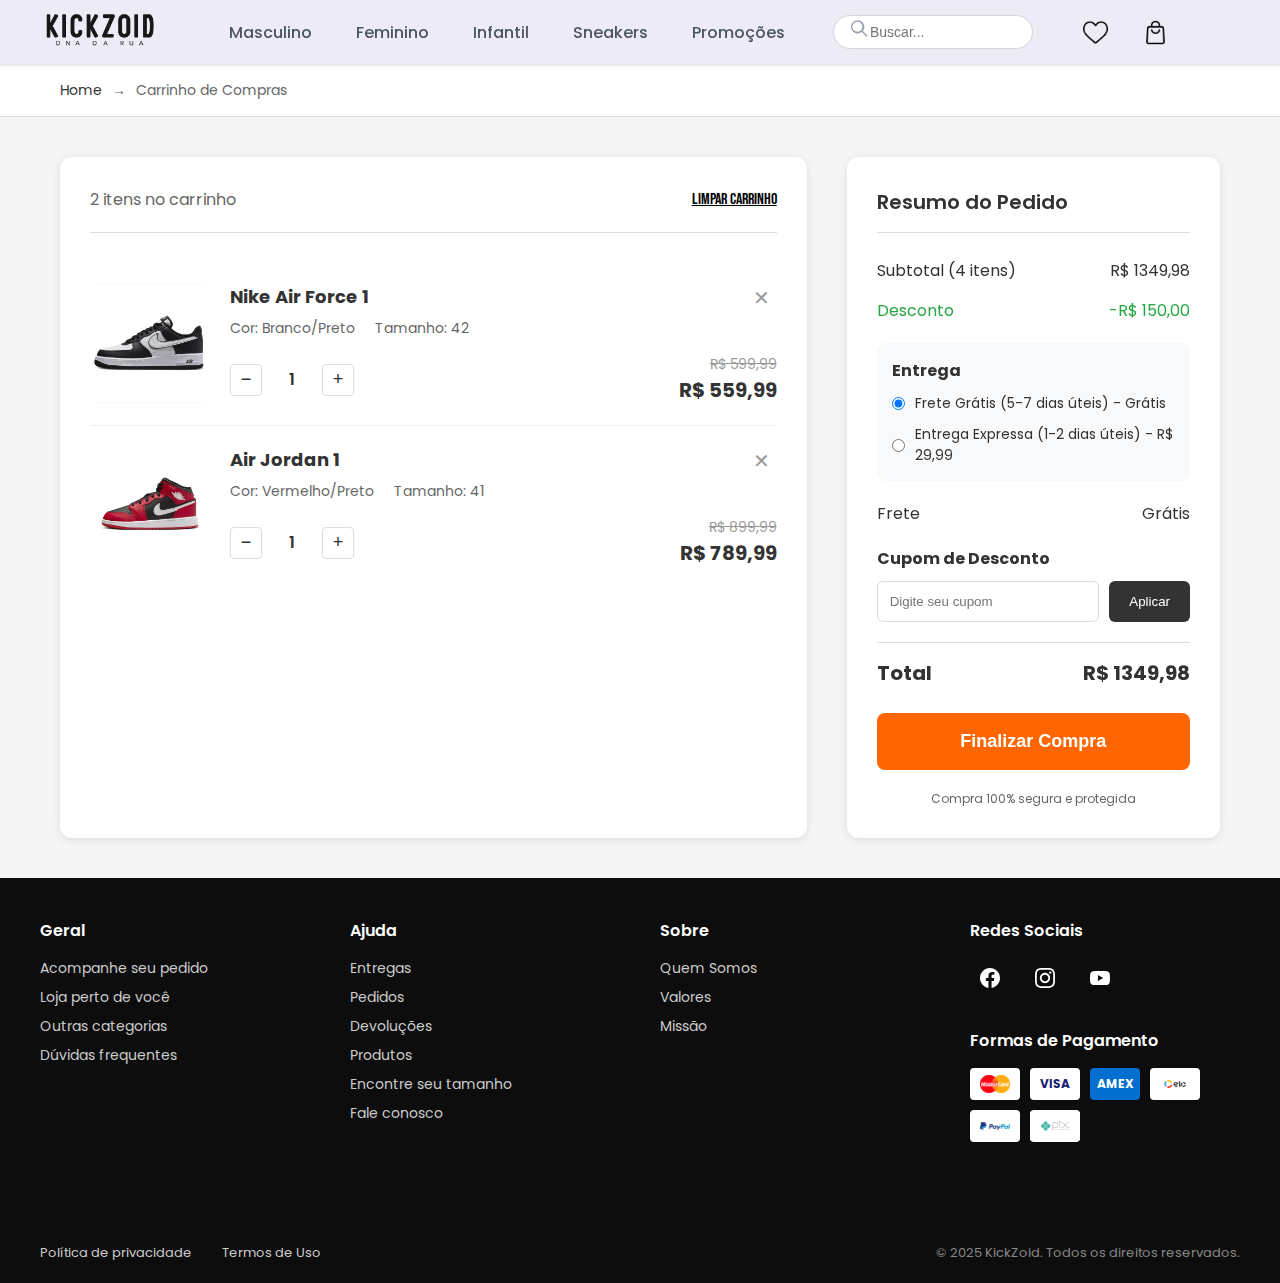
<file: carrinho.html>
<!DOCTYPE html>
<html lang="pt-br">
  <head>
    <meta charset="UTF-8" />
    <meta name="viewport" content="width=device-width, initial-scale=1.0" />
    <link rel="preconnect" href="https://fonts.googleapis.com" />
    <link rel="preconnect" href="https://fonts.gstatic.com" crossorigin />
    <link href="https://fonts.googleapis.com/css2?family=Poppins:wght@400;700&family=Bebas+Neue&display=swap" rel="stylesheet" />
    <link rel="stylesheet" href="Styles/style.css" />
    <title>Carrinho - Kickzoid</title>
     <style>
        * {
            margin: 0;
            padding: 0;
            box-sizing: border-box;
        }

        :root {
            --primary-color: #ff6600;
            --text-color: #333;
            --light-gray: #f5f5f5;
            --border-color: #ddd;
            --success-color: #28a745;
            --danger-color: #dc3545;
        }

        body {
            background-color: var(--light-gray);
            color: var(--text-color);
        }

        /* Header */
        .promo-bar {
            background-color: #333;
            color: white;
            padding: 8px 0;
            text-align: center;
            font-size: 12px;
        }

        .header {
            background: white;
            padding: 15px 20px;
            border-bottom: 1px solid var(--border-color);
        }

        .header-content {
            max-width: 1200px;
            margin: 0 auto;
            display: flex;
            justify-content: space-between;
            align-items: center;
        }

        .logo {
            font-size: 24px;
            font-weight: bold;
            color: var(--text-color);
            text-decoration: none;
        }

        .nav-menu {
            display: flex;
            gap: 30px;
            list-style: none;
        }

        .nav-menu a {
            color: var(--text-color);
            text-decoration: none;
            font-weight: 500;
        }

        .header-actions {
            display: flex;
            align-items: center;
            gap: 20px;
        }

        .search-box {
            display: flex;
            align-items: center;
            background: var(--light-gray);
            border-radius: 20px;
            padding: 8px 15px;
            min-width: 200px;
        }

        .search-box input {
            border: none;
            background: transparent;
            outline: none;
            flex: 1;
        }

        .icon {
            cursor: pointer;
            font-size: 20px;
        }

        /* Mobile Header */
        .mobile-header {
            display: none;
            padding: 15px 20px;
            background: white;
            border-bottom: 1px solid var(--border-color);
        }

        .mobile-header-content {
            display: flex;
            justify-content: space-between;
            align-items: center;
        }

        /* Breadcrumb */
        .breadcrumb {
            background: white;
            padding: 15px 0;
            border-bottom: 1px solid var(--border-color);
        }

        .breadcrumb-container {
            max-width: 1200px;
            margin: 0 auto;
            padding: 0 20px;
        }

        .breadcrumb-nav {
            display: flex;
            align-items: center;
            gap: 10px;
            font-size: 14px;
            color: #666;
        }

        .breadcrumb-nav a {
            color: var(--text-color);
            text-decoration: none;
        }

        .breadcrumb-nav a:hover {
            color: var(--primary-color);
        }

        /* Main Container */
        .cart-container {
            max-width: 1200px;
            margin: 40px auto;
            padding: 0 20px;
            display: grid;
            grid-template-columns: 2fr 1fr;
            gap: 40px;
        }

        /* Cart Items */
        .cart-items {
            background: white;
            border-radius: 12px;
            padding: 30px;
            box-shadow: 0 2px 10px rgba(0,0,0,0.1);
        }

        .cart-header {
            display: flex;
            justify-content: space-between;
            align-items: center;
            margin-bottom: 30px;
            padding-bottom: 20px;
            border-bottom: 1px solid var(--border-color);
        }

        .cart-title {
            font-size: 24px;
            font-weight: 600;
        }

        .cart-count {
            color: #666;
            font-size: 16px;
        }

        .clear-cart {
            font-family: "Bebas Neue", sans-serif;
            background: none;
            border: none;
            cursor: pointer;
            font-size: 16px;
            text-decoration: underline;
        }

        .cart-item {
            display: flex;
            gap: 20px;
            padding: 20px 0;
            border-bottom: 1px solid #eee;
            position: relative;
        }

        .cart-item:last-child {
            border-bottom: none;
        }

        .item-image {
            width: 120px;
            height: 120px;
            background: #f9f9f9;
            border-radius: 8px;
            display: flex;
            align-items: center;
            justify-content: center;
            overflow: hidden;
        }

        .item-image img {
            width: 100%;
            height: 100%;
            object-fit: contain;
        }

        .item-details {
            flex: 1;
            display: flex;
            flex-direction: column;
            justify-content: space-between;
        }

        .item-info h3 {
            font-size: 18px;
            margin-bottom: 8px;
            color: var(--text-color);
        }

        .item-specs {
            display: flex;
            gap: 20px;
            margin-bottom: 15px;
            font-size: 14px;
            color: #666;
        }

        .item-actions {
            display: flex;
            justify-content: space-between;
            align-items: center;
        }

        .quantity-controls {
            display: flex;
            align-items: center;
            gap: 10px;
        }

        .quantity-btn {
            width: 32px;
            height: 32px;
            border: 1px solid var(--border-color);
            background: white;
            border-radius: 4px;
            display: flex;
            align-items: center;
            justify-content: center;
            cursor: pointer;
            font-size: 18px;
            color: var(--text-color);
        }

        .quantity-btn:hover {
            background: var(--light-gray);
        }

        .quantity-btn:disabled {
            opacity: 0.5;
            cursor: not-allowed;
        }

        .quantity-display {
            min-width: 40px;
            text-align: center;
            font-weight: 600;
        }

        .item-price {
            text-align: right;
        }

        .current-price {
            font-size: 20px;
            font-weight: bold;
            color: var(--text-color);
        }

        .old-price {
            font-size: 14px;
            color: #999;
            text-decoration: line-through;
        }

        .remove-item {
            position: absolute;
            top: 20px;
            right: 0;
            background: none;
            border: none;
            color: #999;
            cursor: pointer;
            font-size: 20px;
            width: 30px;
            height: 30px;
            display: flex;
            align-items: center;
            justify-content: center;
            border-radius: 50%;
        }

        .remove-item:hover {
            background: var(--light-gray);
            color: var(--danger-color);
        }

        /* Empty Cart */
        .empty-cart {
            text-align: center;
            padding: 60px 20px;
        }

        .empty-cart-icon {
            font-size: 64px;
            color: #ccc;
            margin-bottom: 20px;
        }

        .empty-cart-icon img {
            width: 64px;
            height: 64px;
            filter: grayscale(100%) opacity(0.5);
        }

        .empty-cart h2 {
            font-size: 24px;
            margin-bottom: 10px;
            color: var(--text-color);
        }

        .empty-cart p {
            color: #666;
            margin-bottom: 30px;
        }

        .continue-shopping {
            background: var(--primary-color);
            color: white;
            border: none;
            padding: 12px 30px;
            border-radius: 6px;
            font-weight: 600;
            cursor: pointer;
            text-decoration: none;
            display: inline-block;
        }

        .continue-shopping:hover {
            background: #e55a00;
        }

        /* Order Summary */
        .order-summary {
            background: white;
            border-radius: 12px;
            padding: 30px;
            box-shadow: 0 2px 10px rgba(0,0,0,0.1);
            height: fit-content;
            position: sticky;
            top: 20px;
        }

        .summary-title {
            font-size: 20px;
            font-weight: 600;
            margin-bottom: 25px;
            padding-bottom: 15px;
            border-bottom: 1px solid var(--border-color);
        }

        .summary-line {
            display: flex;
            justify-content: space-between;
            align-items: center;
            margin-bottom: 15px;
            font-size: 16px;
        }

        .summary-line.total {
            font-size: 20px;
            font-weight: bold;
            padding-top: 15px;
            border-top: 1px solid var(--border-color);
            margin-top: 20px;
        }

        .discount {
            color: var(--success-color);
        }

        .shipping-info {
            background: #f8f9fa;
            padding: 15px;
            border-radius: 8px;
            margin: 20px 0;
        }

        .shipping-info h4 {
            font-size: 16px;
            margin-bottom: 10px;
            color: var(--text-color);
        }

        .shipping-options {
            display: flex;
            flex-direction: column;
            gap: 10px;
        }

        .shipping-option {
            display: flex;
            align-items: center;
            gap: 10px;
            font-size: 14px;
        }

        .shipping-option input[type="radio"] {
            margin: 0;
        }

        .coupon-section {
            margin: 20px 0;
        }

        .coupon-input {
            display: flex;
            gap: 10px;
            margin-top: 10px;
        }

        .coupon-input input {
            flex: 1;
            padding: 12px;
            border: 1px solid var(--border-color);
            border-radius: 6px;
            outline: none;
        }

        .coupon-btn {
            background: var(--text-color);
            color: white;
            border: none;
            padding: 12px 20px;
            border-radius: 6px;
            cursor: pointer;
            white-space: nowrap;
        }

        .coupon-btn:hover {
            background: #555;
        }

        .checkout-btn {
            width: 100%;
            background: var(--primary-color);
            color: white;
            border: none;
            padding: 18px;
            border-radius: 8px;
            font-size: 18px;
            font-weight: 600;
            cursor: pointer;
            margin-top: 25px;
            display: flex;
            align-items: center;
            justify-content: center;
            gap: 10px;
        }

        .checkout-btn:hover {
            background: #e55a00;
        }

        .security-info {
            margin-top: 20px;
            text-align: center;
            font-size: 12px;
            color: #666;
            display: flex;
            align-items: center;
            justify-content: center;
            gap: 5px;
        }

        /* Responsive */
        @media (max-width: 768px) {
            .header {
                display: none;
            }

            .mobile-header {
                display: block;
            }

            .cart-container {
                grid-template-columns: 1fr;
                gap: 20px;
                margin: 20px auto;
            }

            .cart-items,
            .order-summary {
                padding: 20px;
            }

            .cart-title {
                font-size: 20px;
            }

            .cart-item {
                flex-direction: column;
                gap: 15px;
            }

            .item-image {
                width: 100px;
                height: 100px;
                align-self: center;
            }

            .item-details {
                text-align: center;
            }

            .item-actions {
                flex-direction: column;
                gap: 15px;
                align-items: center;
            }

            .item-specs {
                justify-content: center;
            }

            .remove-item {
                position: static;
                align-self: center;
            }
        }
    </style>
  </head>
  <body>
     <header>
      <div class="header-container">
        <!-- Barra superior com logo e ações -->
        <div class="top-bar">
          <!-- Logo à esquerda -->
          <a href="index.html" class="logo">
            <img src="Imagens/Kickzoid logo.png" alt="Logo" />
          </a>

          <!-- Links de navegação (desktop) -->
          <div class="nav-links">
            <a href="paginacamisa.html">Masculino</a>
            <a href="#">Feminino</a>
            <a href="#">Infantil</a>
            <a href="paginadeproduto.html">Sneakers</a>
            <a href="#">Promoções</a>

            <!-- Campo de busca desktop -->
            <div class="desktop-search">
              <div class="search-wrapper">
                <input
                  type="search"
                  placeholder="Buscar..."
                  class="search-input"
                />
                <div class="search-icon">
                  <svg xmlns="http://www.w3.org/2000/svg" viewBox="0 0 24 24">
                    <path
                      d="M10 2a8 8 0 105.293 14.293l5.707 5.707 1.414-1.414-5.707-5.707A8 8 0 0010 2zm0 2a6 6 0 110 12A6 6 0 0110 4z"
                    />
                  </svg>
                </div>
              </div>
            </div>
          </div>

          <!-- Ações à direita -->
          <div class="header-actions">
            <!-- Ícone de coração -->
            <button class="icon-button" title="Favoritos">
              <img src="Imagens/heart.png" alt="Logo" class="tamanhoicone" />
            </button>

            <!-- Ícone de bolsa -->
            <a href="carrinho.html"><button class="icon-button" title="Carrinho">
              <img src="Imagens/bag.png" alt="Logo" class="tamanhoicone" />
            </button></a>

            <!-- Menu hambúrguer (mobile) -->
            <button class="icon-button hamburger-button">
              <div class="hamburger-menu">
                <div class="hamburger-line"></div>
                <div class="hamburger-line"></div>
                <div class="hamburger-line"></div>
              </div>
            </button>
          </div>
        </div>

        <!-- Campo de busca mobile -->
        <div class="search-container">
          <div class="search-wrapper">
            <input type="search" placeholder="Buscar" class="search-input" />
            <div class="search-icon">
              <svg xmlns="http://www.w3.org/2000/svg" viewBox="0 0 24 24">
                <path
                  d="M10 2a8 8 0 105.293 14.293l5.707 5.707 1.414-1.414-5.707-5.707A8 8 0 0010 2zm0 2a6 6 0 110 12A6 6 0 0110 4z"
                />
              </svg>
            </div>
          </div>
        </div>
      </div>
    </header>

    
    <!-- Breadcrumb -->
    <div class="breadcrumb">
        <div class="breadcrumb-container">
            <nav class="breadcrumb-nav">
                <a href="index.html">Home</a>
                <span>→</span>
                <span>Carrinho de Compras</span>
            </nav>
        </div>
    </div>

    <!-- Main Container -->
    <div class="cart-container">
        <!-- Cart Items -->
        <div class="cart-items">
            <div class="cart-header">
                <div>
                    <div class="cart-count">2 itens no carrinho</div>
                </div>
                <button class="clear-cart" onclick="clearCart()">Limpar carrinho</button>
            </div>

            <div id="cartItemsContainer">
                <!-- Cart Item 1 -->
                <div class="cart-item" data-id="1">
                    <div class="item-image">
                        <img src="Imagens/nike panda.png" alt="Nike Air Force 1">
                    </div>
                    <div class="item-details">
                        <div class="item-info">
                            <h3>Nike Air Force 1</h3>
                            <div class="item-specs">
                                <span>Cor: Branco/Preto</span>
                                <span>Tamanho: 42</span>
                            </div>
                        </div>
                        <div class="item-actions">
                            <div class="quantity-controls">
                                <button class="quantity-btn" onclick="decreaseQuantity(1)">−</button>
                                <span class="quantity-display" id="quantity-1">1</span>
                                <button class="quantity-btn" onclick="increaseQuantity(1)">+</button>
                            </div>
                            <div class="item-price">
                                <div class="old-price">R$ 599,99</div>
                                <div class="current-price" id="price-1">R$ 559,99</div>
                            </div>
                        </div>
                    </div>
                    <button class="remove-item" onclick="removeItem(1)">✕</button>
                </div>

                <!-- Cart Item 2 -->
                <div class="cart-item" data-id="2">
                    <div class="item-image">
                        <img src="Imagens/air jordan 1.png" alt="Air Jordan 1">
                    </div>
                    <div class="item-details">
                        <div class="item-info">
                            <h3>Air Jordan 1</h3>
                            <div class="item-specs">
                                <span>Cor: Vermelho/Preto</span>
                                <span>Tamanho: 41</span>
                            </div>
                        </div>
                        <div class="item-actions">
                            <div class="quantity-controls">
                                <button class="quantity-btn" onclick="decreaseQuantity(2)">−</button>
                                <span class="quantity-display" id="quantity-2">1</span>
                                <button class="quantity-btn" onclick="increaseQuantity(2)">+</button>
                            </div>
                            <div class="item-price">
                                <div class="old-price">R$ 899,99</div>
                                <div class="current-price" id="price-2">R$ 789,99</div>
                            </div>
                        </div>
                    </div>
                    <button class="remove-item" onclick="removeItem(2)">✕</button>
                </div>
            </div>

            <!-- Empty Cart State -->
            <div class="empty-cart" id="emptyCart" style="display: none;">
                <div class="empty-cart-icon"><img src="Imagens/bag.png" alt=""></div>
                <h2>Seu carrinho está vazio</h2>
                <p>Adicione alguns produtos incríveis e eles aparecerão aqui!</p>
                <a href="#" class="continue-shopping">Continuar Comprando</a>
            </div>
        </div>

        <!-- Order Summary -->
        <div class="order-summary">
            <h2 class="summary-title">Resumo do Pedido</h2>
            
            <div class="summary-line">
                <span>Subtotal (4 itens)</span>
                <span id="subtotal">R$ 2.209,97</span>
            </div>
            <div class="summary-line discount">
                <span>Desconto</span>
                <span id="discount">-R$ 149,99</span>
            </div>
            
            <div class="shipping-info">
                <h4>Entrega</h4>
                <div class="shipping-options">
                    <label class="shipping-option">
                        <input type="radio" name="shipping" value="free" checked onchange="updateShipping()">
                        <span>Frete Grátis (5-7 dias úteis) - Grátis</span>
                    </label>
                    <label class="shipping-option">
                        <input type="radio" name="shipping" value="express" onchange="updateShipping()">
                        <span>Entrega Expressa (1-2 dias úteis) - R$ 29,99</span>
                    </label>
                </div>
            </div>
            
            <div class="summary-line">
                <span>Frete</span>
                <span id="shipping-cost">Grátis</span>
            </div>

            <div class="coupon-section">
                <h4>Cupom de Desconto</h4>
                <div class="coupon-input">
                    <input type="text" placeholder="Digite seu cupom" id="couponInput">
                    <button class="coupon-btn" onclick="applyCoupon()">Aplicar</button>
                </div>
            </div>
            
            <div class="summary-line total">
                <span>Total</span>
                <span id="total">R$ 2.059,98</span>
            </div>
            
            <button class="checkout-btn" onclick="proceedToCheckout()">
                Finalizar Compra
            </button>
            
            <div class="security-info">
                Compra 100% segura e protegida
            </div>
        </div>
    </div>

    <footer class="footer">
      <div class="footer-content">
        <!-- Desktop Layout -->
        <div class="footer-section geral-section">
          <h3>Geral</h3>
          <ul class="footer-links">
            <li><a href="#">Acompanhe seu pedido</a></li>
            <li><a href="#">Loja perto de você</a></li>
            <li><a href="#">Outras categorias</a></li>
            <li><a href="#">Dúvidas frequentes</a></li>
          </ul>
        </div>

        <div class="footer-section desktop-section">
          <h3>Ajuda</h3>
          <ul class="footer-links">
            <li><a href="#">Entregas</a></li>
            <li><a href="#">Pedidos</a></li>
            <li><a href="#">Devoluções</a></li>
            <li><a href="#">Produtos</a></li>
            <li><a href="#">Encontre seu tamanho</a></li>
            <li><a href="#">Fale conosco</a></li>
          </ul>
        </div>

        <div class="footer-section desktop-section">
          <h3>Sobre</h3>
          <ul class="footer-links">
            <li><a href="#">Quem Somos</a></li>
            <li><a href="#">Valores</a></li>
            <li><a href="#">Missão</a></li>
          </ul>
        </div>

        <div class="footer-section dropdown ajuda-dropdown">
          <button class="dropdown-header" onclick="toggleDropdown(this)">
            Ajuda
            <span class="dropdown-icon">▼</span>
          </button>
          <div class="dropdown-content">
            <ul class="footer-links">
              <li><a href="#">Entregas</a></li>
              <li><a href="#">Pedidos</a></li>
              <li><a href="#">Devoluções</a></li>
              <li><a href="#">Produtos</a></li>
              <li><a href="#">Encontre seu tamanho</a></li>
              <li><a href="#">Fale conosco</a></li>
            </ul>
          </div>
        </div>

        <div class="footer-section dropdown sobre-dropdown">
          <button class="dropdown-header" onclick="toggleDropdown(this)">
            Sobre
            <span class="dropdown-icon">▼</span>
          </button>
          <div class="dropdown-content">
            <ul class="footer-links">
              <li><a href="#">Quem Somos</a></li>
              <li><a href="#">Valores</a></li>
              <li><a href="#">Missão</a></li>
            </ul>
          </div>
        </div>

        <!-- Mobile Dropdown Layout -->
        <div class="footer-section dropdown">
          <ul class="footer-links">
            <li><a href="#">Acompanhe seu pedido</a></li>
            <li><a href="#">Loja perto de você</a></li>
            <li><a href="#">Outras categorias</a></li>
            <li><a href="#">Dúvidas frequentes</a></li>
          </ul>
        </div>

        <div class="footer-section dropdown">
          <button class="dropdown-header" onclick="toggleDropdown(this)">
            Ajuda
            <span class="dropdown-icon">▼</span>
          </button>
          <div class="dropdown-content">
            <ul class="footer-links">
              <li><a href="#">Entregas</a></li>
              <li><a href="#">Pedidos</a></li>
              <li><a href="#">Devoluções</a></li>
              <li><a href="#">Produtos</a></li>
              <li><a href="#">Encontre seu tamanho</a></li>
              <li><a href="#">Fale conosco</a></li>
            </ul>
          </div>
        </div>

        <div class="footer-section dropdown">
          <button class="dropdown-header" onclick="toggleDropdown(this)">
            Sobre
            <span class="dropdown-icon">▼</span>
          </button>
          <div class="dropdown-content">
            <ul class="footer-links">
              <li><a href="#">Quem Somos</a></li>
              <li><a href="#">Valores</a></li>
              <li><a href="#">Missão</a></li>
            </ul>
          </div>
        </div>

        <div class="footer-section">
          <h3>Redes Sociais</h3>
          <div class="social-icons">
            <a href="#" class="social-icon">
              <svg viewBox="0 0 24 24">
                <path
                  d="M24 12.073c0-6.627-5.373-12-12-12s-12 5.373-12 12c0 5.99 4.388 10.954 10.125 11.854v-8.385H7.078v-3.47h3.047V9.43c0-3.007 1.792-4.669 4.533-4.669 1.312 0 2.686.235 2.686.235v2.953H15.83c-1.491 0-1.956.925-1.956 1.874v2.25h3.328l-.532 3.47h-2.796v8.385C19.612 23.027 24 18.062 24 12.073z"
                />
              </svg>
            </a>
            <a href="#" class="social-icon">
              <svg viewBox="0 0 24 24">
                <path
                  d="M12 2.163c3.204 0 3.584.012 4.85.07 3.252.148 4.771 1.691 4.919 4.919.058 1.265.069 1.645.069 4.849 0 3.205-.012 3.584-.069 4.849-.149 3.225-1.664 4.771-4.919 4.919-1.266.058-1.644.07-4.85.07-3.204 0-3.584-.012-4.849-.07-3.26-.149-4.771-1.699-4.919-4.92-.058-1.265-.07-1.644-.07-4.849 0-3.204.013-3.583.07-4.849.149-3.227 1.664-4.771 4.919-4.919 1.266-.057 1.645-.069 4.849-.069zm0-2.163c-3.259 0-3.667.014-4.947.072-4.358.2-6.78 2.618-6.98 6.98-.059 1.281-.073 1.689-.073 4.948 0 3.259.014 3.668.072 4.948.2 4.358 2.618 6.78 6.98 6.98 1.281.058 1.689.072 4.948.072 3.259 0 3.668-.014 4.948-.072 4.354-.2 6.782-2.618 6.979-6.98.059-1.28.073-1.689.073-4.948 0-3.259-.014-3.667-.072-4.947-.196-4.354-2.617-6.78-6.979-6.98-1.281-.059-1.69-.073-4.949-.073zm0 5.838c-3.403 0-6.162 2.759-6.162 6.162s2.759 6.163 6.162 6.163 6.162-2.759 6.162-6.163c0-3.403-2.759-6.162-6.162-6.162zm0 10.162c-2.209 0-4-1.79-4-4 0-2.209 1.791-4 4-4s4 1.791 4 4c0 2.21-1.791 4-4 4zm6.406-11.845c-.796 0-1.441.645-1.441 1.44s.645 1.44 1.441 1.44c.795 0 1.439-.645 1.439-1.44s-.644-1.44-1.439-1.44z"
                />
              </svg>
            </a>
            <a href="#" class="social-icon">
              <svg viewBox="0 0 24 24">
                <path
                  d="M23.498 6.186a3.016 3.016 0 0 0-2.122-2.136C19.505 3.545 12 3.545 12 3.545s-7.505 0-9.377.505A3.017 3.017 0 0 0 .502 6.186C0 8.07 0 12 0 12s0 3.93.502 5.814a3.016 3.016 0 0 0 2.122 2.136c1.871.505 9.376.505 9.376.505s7.505 0 9.377-.505a3.015 3.015 0 0 0 2.122-2.136C24 15.93 24 12 24 12s0-3.93-.502-5.814zM9.545 15.568V8.432L15.818 12l-6.273 3.568z"
                />
              </svg>
            </a>
          </div>

          <h3 style="margin-top: 30px">Formas de Pagamento</h3>
          <div class="payment-methods">
            <div class="payment-icon mastercard">
              <img src="Imagens/mastercard.png" alt="mastercard" />
            </div>
            <div class="payment-icon visa">VISA</div>
            <div class="payment-icon amex">AMEX</div>
            <div class="payment-icon elo">
              <img src="Imagens/elo.png" alt="elo" />
            </div>
            <div class="payment-icon paypal">
              <img src="Imagens/paypal.png" alt="paypal" />
            </div>
            <div class="payment-icon pix">
              <img src="Imagens/pix img.png" alt="" />
            </div>
          </div>
        </div>

        <div class="footer-bottom">
          <div class="footer-bottom-links">
            <a href="#">Política de privacidade</a>
            <a href="#">Termos de Uso</a>
          </div>
          <div class="copyright">
            © 2025 KickZoid. Todos os direitos reservados.
          </div>
        </div>
      </div>
    </footer>
    <script>
 
        // Cart data
        let cartItems = [
            { id: 1, name: 'Nike Air Force 1', price: 559.99, originalPrice: 599.99, quantity: 1, color: 'Branco/Preto', size: 42 },
            { id: 2, name: 'Air Jordan 1', price: 789.99, originalPrice: 899.99, quantity: 1, color: 'Vermelho/Preto', size: 41 },
        ];

        let shippingCost = 0;
        let appliedCoupon = null;

        function updateCartDisplay() {
            const cartCount = cartItems.reduce((total, item) => total + item.quantity, 0);
            document.querySelector('.cart-count').textContent = `${cartCount} ${cartCount === 1 ? 'item' : 'itens'} no carrinho`;
            
            if (cartItems.length === 0) {
                document.getElementById('cartItemsContainer').style.display = 'none';
                document.getElementById('emptyCart').style.display = 'block';
                document.querySelector('.cart-header').style.display = 'none';
            } else {
                document.getElementById('cartItemsContainer').style.display = 'block';
                document.getElementById('emptyCart').style.display = 'none';
                document.querySelector('.cart-header').style.display = 'flex';
            }
        }

        function updateTotals() {
            const subtotal = cartItems.reduce((total, item) => total + (item.price * item.quantity), 0);
            const discount = cartItems.reduce((total, item) => total + ((item.originalPrice - item.price) * item.quantity), 0);
            const couponDiscount = appliedCoupon ? subtotal * 0.1 : 0; // 10% discount example
            const finalTotal = subtotal - couponDiscount + shippingCost;

            document.getElementById('subtotal').textContent = `R$ ${subtotal.toFixed(2).replace('.', ',')}`;
            document.getElementById('discount').textContent = `-R$ ${(discount + couponDiscount).toFixed(2).replace('.', ',')}`;
            document.getElementById('total').textContent = `R$ ${finalTotal.toFixed(2).replace('.', ',')}`;
        }

        function increaseQuantity(itemId) {
            const item = cartItems.find(item => item.id === itemId);
            if (item) {
                item.quantity++;
                document.getElementById(`quantity-${itemId}`).textContent = item.quantity;
                updateCartDisplay();
                updateTotals();
            }
        }

        function decreaseQuantity(itemId) {
            const item = cartItems.find(item => item.id === itemId);
            if (item && item.quantity > 1) {
                item.quantity--;
                document.getElementById(`quantity-${itemId}`).textContent = item.quantity;
                updateCartDisplay();
                updateTotals();
            }
        }

        function removeItem(itemId) {
            if (confirm('Tem certeza que deseja remover este item do carrinho?')) {
                cartItems = cartItems.filter(item => item.id !== itemId);
                document.querySelector(`[data-id="${itemId}"]`).remove();
                updateCartDisplay();
                updateTotals();
            }
        }

        function clearCart() {
            if (confirm('Tem certeza que deseja limpar todo o carrinho?')) {
                cartItems = [];
                document.getElementById('cartItemsContainer').innerHTML = '';
                updateCartDisplay();
                updateTotals();
            }
        }

        function updateShipping() {
            const selectedShipping = document.querySelector('input[name="shipping"]:checked').value;
            shippingCost = selectedShipping === 'express' ? 29.99 : 0;
            document.getElementById('shipping-cost').textContent = shippingCost === 0 ? 'Grátis' : `R$ ${shippingCost.toFixed(2).replace('.', ',')}`;
            updateTotals();
        }

        function applyCoupon() {
            const couponCode = document.getElementById('couponInput').value.trim().toUpperCase();
            
            if (couponCode === 'KICKZOID10') {
                appliedCoupon = couponCode;
                alert('Cupom aplicado com sucesso! 10% de desconto');
                document.getElementById('couponInput').value = '';
                updateTotals();
            } else if (couponCode === '') {
                alert('Por favor, digite um cupom');
            } else {
                alert('Cupom inválido');
            }
        }

        function proceedToCheckout() {
            if (cartItems.length === 0) {
                alert('Seu carrinho está vazio!');
                return;
            }
            
            // Simulate checkout process
            alert('Redirecionando para o checkout...');
            // window.location.href = '/checkout';
        }

        // Initialize
        updateCartDisplay();
        updateTotals();

         function toggleDropdown(button) {
        const dropdown = button.parentElement;
        const isActive = dropdown.classList.contains("active");

        // Close all dropdowns
        document.querySelectorAll(".dropdown").forEach((d) => {
          d.classList.remove("active");
        });

        // Open clicked dropdown if it wasn't already active
        if (!isActive) {
          dropdown.classList.add("active");
        }
      }

      // Close dropdowns when clicking outside
      document.addEventListener("click", function (event) {
        if (!event.target.closest(".dropdown")) {
          document.querySelectorAll(".dropdown").forEach((d) => {
            d.classList.remove("active");
          });
        }
      });
      
    </script>
  </body>
</html>
</file>
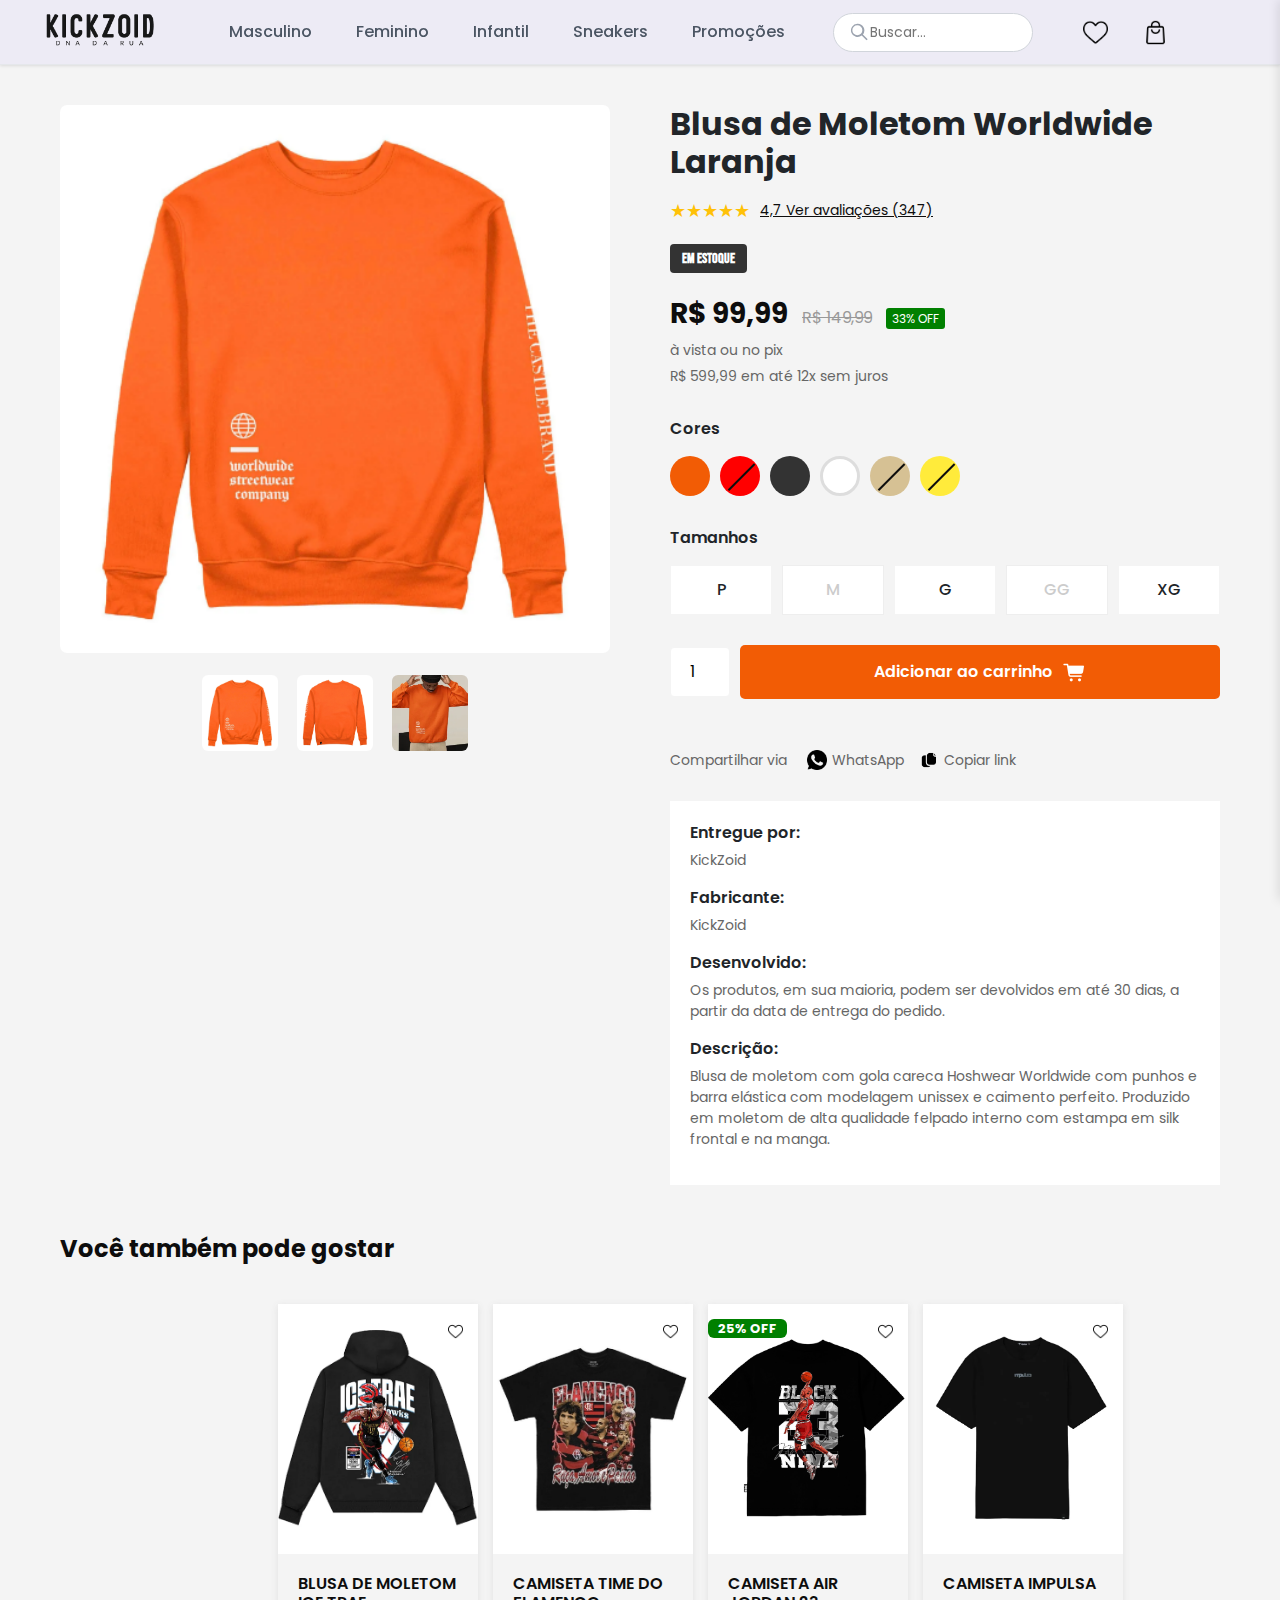
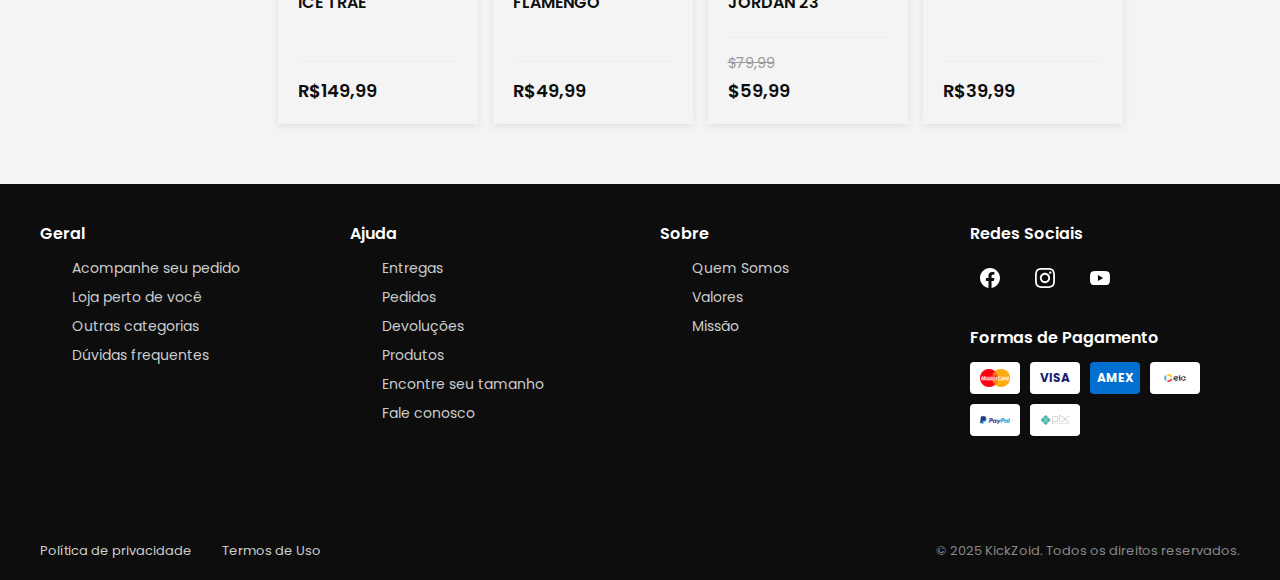
<file: paginacamisa.html>
<!DOCTYPE html>
<html lang="pt-br">
  <head>
    <meta charset="UTF-8" />
    <meta name="viewport" content="width=device-width, initial-scale=1.0" />
    <!-- Google Fonts - Poppins -->
    <link rel="preconnect" href="https://fonts.googleapis.com" />
    <link rel="preconnect" href="https://fonts.gstatic.com" crossorigin />
    <link
      href="https://fonts.googleapis.com/css2?family=Poppins:ital,wght@0,100;0,200;0,300;0,400;0,500;0,600;0,700;0,800;0,900;1,100;1,200;1,300;1,400;1,500;1,600;1,700;1,800;1,900&display=swap"
      rel="stylesheet"
    />

    <!-- Google Fonts - Bebas Neue -->
    <link rel="preconnect" href="https://fonts.googleapis.com" />
    <link rel="preconnect" href="https://fonts.gstatic.com" crossorigin />
    <link
      href="https://fonts.googleapis.com/css2?family=Bebas+Neue&display=swap"
      rel="stylesheet"
    />

    <!-- Bootstrap CSS -->
    <link
      href="https://cdn.jsdelivr.net/npm/bootstrap@5.3.2/dist/css/bootstrap.min.css"
      rel="stylesheet"
    />
    <link rel="stylesheet" href="Styles/style.css" />
    <link rel="stylesheet" href="Styles/paginaproduto.css" />
    <title>Kickzoid - DNA das ruas</title>
  </head>
  <body>
    <!-- <div class="promo-bar">
        Promoção Sneakers exclusivos com até 50% OFF - desde os clássicos atemporais até os lançamentos mais hypados ✓
    </div> -->
    <header>
      <div class="header-container">
        <!-- Barra superior com logo e ações -->
        <div class="top-bar">
          <!-- Logo à esquerda -->
          <a href="index.html" class="logo">
            <img src="Imagens/Kickzoid logo.png" alt="Logo" />
          </a>

          <!-- Links de navegação (desktop) -->
          <div class="nav-links">
            <a href="#">Masculino</a>
            <a href="#">Feminino</a>
            <a href="#">Infantil</a>
            <a href="#">Sneakers</a>
            <a href="#">Promoções</a>

            <!-- Campo de busca desktop -->
            <div class="desktop-search">
              <div class="search-wrapper">
                <input
                  type="search"
                  placeholder="Buscar..."
                  class="search-input"
                />
                <div class="search-icon">
                  <svg xmlns="http://www.w3.org/2000/svg" viewBox="0 0 24 24">
                    <path
                      d="M10 2a8 8 0 105.293 14.293l5.707 5.707 1.414-1.414-5.707-5.707A8 8 0 0010 2zm0 2a6 6 0 110 12A6 6 0 0110 4z"
                    />
                  </svg>
                </div>
              </div>
            </div>
          </div>

          <!-- Ações à direita -->
          <div class="header-actions">
            <!-- Ícone de coração -->
            <button class="icon-button" title="Favoritos">
              <img src="Imagens/heart.png" alt="Logo" class="tamanhoicone" />
            </button>

            <!-- Ícone de bolsa -->
            <button class="icon-button" title="Carrinho">
              <img src="Imagens/bag.png" alt="Logo" class="tamanhoicone" />
            </button>

            <!-- Menu hambúrguer (mobile) -->
            <button class="icon-button hamburger-button">
              <div class="hamburger-menu">
                <div class="hamburger-line"></div>
                <div class="hamburger-line"></div>
                <div class="hamburger-line"></div>
              </div>
            </button>
          </div>
        </div>

        <!-- Campo de busca mobile -->
        <div class="search-container">
          <div class="search-wrapper">
            <input type="search" placeholder="Buscar" class="search-input" />
            <div class="search-icon">
              <svg xmlns="http://www.w3.org/2000/svg" viewBox="0 0 24 24">
                <path
                  d="M10 2a8 8 0 105.293 14.293l5.707 5.707 1.414-1.414-5.707-5.707A8 8 0 0010 2zm0 2a6 6 0 110 12A6 6 0 0110 4z"
                />
              </svg>
            </div>
          </div>
        </div>
      </div>
    </header>

    <!-- Overlay do sidebar -->
    <div class="sidebar-overlay"></div>

    <!-- Menu lateral -->
    <div class="sidebar-menu">
      <div class="sidebar-header">
        <div class="sidebar-logo">
          <img src="Imagens/Kickzoid logo.png" alt="Logo" />
        </div>
        <button class="close-button">
          <svg
            xmlns="http://www.w3.org/2000/svg"
            width="20"
            height="20"
            viewBox="0 0 24 24"
            fill="none"
            stroke="currentColor"
            stroke-width="2"
          >
            <line x1="18" y1="6" x2="6" y2="18"></line>
            <line x1="6" y1="6" x2="18" y2="18"></line>
          </svg>
        </button>
      </div>
      <nav class="sidebar-nav">
        <a href="#">Masculino</a>
        <a href="#">Feminino</a>
        <a href="#">Infantil</a>
        <a href="#">Sneakers</a>
        <a href="#">Promoções</a>
      </nav>

      <nav class="sidebar-nav-little">
        <a href="#">Minha conta</a>
        <a href="#">Pedidos</a>
        <a href="#">Ajuda</a>
      </nav>
    </div>

    <!-- Main Content -->
    <main class="product-container">
      <!-- Product Images -->
      <div class="product-images">
        <div class="main-image">
          <img
            id="mainImage"
            src="Imagens/moletom laranja.png"
            alt="Blusa de Moletom  Worldwide Laranja"
          />
        </div>

        <!-- Desktop Thumbnails -->
        <div class="thumbnail-gallery">
          <div class="thumbnail active" onclick="changeImage(0)">
            <img src="Imagens/moletom laranja.png" alt="Thumbnail 1" />
          </div>
          <div class="thumbnail" onclick="changeImage(1)">
            <img src="Imagens/moleto laranja costas.png" alt="Thumbnail 2" />
          </div>
          <div class="thumbnail" onclick="changeImage(2)">
            <img src="Imagens/moletom modelo.png" alt="Thumbnail 3" />
          </div>
        </div>

        <!-- Mobile Indicators -->
        <!-- <div class="carousel-indicators">
          <div class="indicator active"></div>
          <div class="indicator"></div>
          <div class="indicator"></div>
          <div class="indicator"></div>
        </div> -->
      </div>

      <!-- Product Info -->
      <div class="product-info">
        <h1>Blusa de Moletom Worldwide Laranja</h1>

        <div class="rating">
          <div class="stars">★★★★★</div>
          <span class="rating-text">4,7 Ver avaliações (347)</span>
        </div>

        <div class="stock-badge">EM ESTOQUE</div>

        <div class="price-section">
          <div>
            <span class="current-price">R$ 99,99</span>
            <span class="old-price">R$ 149,99</span>
            <span class="discount-badge">33% OFF</span>
          </div>
          <div class="installments">à vista ou no pix</div>
          <div class="installments">R$ 599,99 em até 12x sem juros</div>
        </div>

        <div class="color-section">
          <div class="section-title">Cores</div>
          <div class="color-options">
            <div class="color-option color-orange"></div>
            <div class="color-option color-red disabled"></div>
            <div class="color-option color-black"></div>
            <div class="color-option color-white"></div>
            <div class="color-option color-brown disabled"></div>
            <div class="color-option color-yellow disabled"></div>
          </div>
        </div>

        <div class="size-section">
          <div class="section-title">Tamanhos</div>
          <div class="size-grid">
            <div class="size-option">P</div>
            <div class="size-option disabled">M</div>
            <div class="size-option">G</div>
            <div class="size-option disabled">GG</div>
            <div class="size-option">XG</div>
          </div>
        </div>

        <div class="add-to-cart-section">
          <input type="number" value="1" min="1" class="quantity-selector" />
          <button class="add-to-cart-btn">
            Adicionar ao carrinho
            <img src="Imagens/icons8-carrinho-48.png" alt="" />
          </button>
        </div>

        <div class="share-section">
          <span class="share-text">Compartilhar via</span>
          <div class="share-options">
            <a href="#" class="share-btn"
              ><img src="Imagens/whatsapp.png" alt="" /> WhatsApp</a
            >
            <a href="#" class="share-btn"
              ><img src="Imagens/copiar-e-colar.png " alt="" /> Copiar link</a
            >
          </div>
        </div>

        <!-- Mobile Product Details -->
        <div class="product-details-mobile">
          <div class="detail-item">
            <div class="detail-label">Entregue por:</div>
            <div class="detail-value">KickZoid</div>
          </div>
          <div class="detail-item">
            <div class="detail-label">Fabricante:</div>
            <div class="detail-value">KickZoid</div>
          </div>
          <div class="detail-item">
            <div class="detail-label">Desenvolvido:</div>
            <div class="detail-value">
              Os produtos, em sua maioria, podem ser devolvidos em até 30 dias,
              a partir da data de entrega do pedido.
            </div>
          </div>
          <div class="detail-item">
            <div class="detail-label">Descrição:</div>
            <div class="detail-value">
              Blusa de moletom com gola careca Hoshwear Worldwide com punhos e
              barra elástica com modelagem unissex e caimento perfeito.
              Produzido em moletom de alta qualidade felpado interno com estampa
              em silk frontal e na manga.
            </div>
          </div>
        </div>
      </div>
    </main>

    <!-- Produtos relacionados -->
    <section class="related-products">
      <div class="related-container">
        <h2 class="related-title">Você também pode gostar</h2>
        <div class="product-row">
          <div class="product-card">
            <div class="product-tumb">
              <span class="heart-icon"
                ><img src="Imagens/heart.png" alt="icone de coração"
              /></span>
              <img src="Imagens/camisa moletom ice trae.png" alt="" />
            </div>
            <div class="product-details">
              <span class="product-catagory">Blusa de Moletom Ice Trae</span>
              <div class="product-bottom-details">
                <div class="product-price">R$149,99</div>
                <div class="product-links"></div>
              </div>
            </div>
          </div>

          <!-- Cópia 2 -->
          <div class="product-card">
            <div class="product-tumb">
              <span class="heart-icon"
                ><img src="Imagens/heart.png" alt="icone de coração"
              /></span>
              <img src="Imagens/camisa do mengao.png" alt="" />
            </div>
            <div class="product-details">
              <span class="product-catagory">Camiseta Time do Flamengo</span>
              <div class="product-bottom-details">
                <div class="product-price">R$49,99</div>
                <div class="product-links"></div>
              </div>
            </div>
          </div>

          <!-- Cópia 3 -->
          <div class="product-card">
            <div class="badge">25% off</div>
            <div class="product-tumb">
              <span class="heart-icon"
                ><img src="Imagens/heart.png" alt="icone de coração"
              /></span>
              <img src="Imagens/camisa michael jordan.png" alt="" />
            </div>
            <div class="product-details">
              <span class="product-catagory">Camiseta Air Jordan 23</span>
              <div class="product-bottom-details">
                <div class="product-price"><small>$79,99</small>$59,99</div>
                <div class="product-links">
                </div>
              </div>
            </div>
          </div>

          <!-- Cópia 4 -->
          <div class="product-card">
            <div class="product-tumb">
              <span class="heart-icon"
                ><img src="Imagens/heart.png" alt="icone de coração"
              /></span>
              <img src="Imagens/camiseta basica.png" alt="" />
            </div>
            <div class="product-details">
              <span class="product-catagory">Camiseta Impulsa</span>
              <div class="product-bottom-details">
                <div class="product-price">R$39,99</div>
                <div class="product-links"></div>
              </div>
            </div>
          </div>
        </div>
      </div>
    </section>

    <!-- Footer -->
    <footer class="footer">
      <div class="footer-content">
        <!-- Desktop Layout -->
        <div class="footer-section geral-section">
          <h3>Geral</h3>
          <ul class="footer-links">
            <li><a href="#">Acompanhe seu pedido</a></li>
            <li><a href="#">Loja perto de você</a></li>
            <li><a href="#">Outras categorias</a></li>
            <li><a href="#">Dúvidas frequentes</a></li>
          </ul>
        </div>

        <div class="footer-section dropdown ajuda-dropdown">
          <button class="dropdown-header" onclick="toggleDropdown(this)">
            Ajuda
            <span class="dropdown-icon">▼</span>
          </button>
          <div class="dropdown-content">
            <ul class="footer-links">
              <li><a href="#">Entregas</a></li>
              <li><a href="#">Pedidos</a></li>
              <li><a href="#">Devoluções</a></li>
              <li><a href="#">Produtos</a></li>
              <li><a href="#">Encontre seu tamanho</a></li>
              <li><a href="#">Fale conosco</a></li>
            </ul>
          </div>
        </div>

        <div class="footer-section dropdown sobre-dropdown">
          <button class="dropdown-header" onclick="toggleDropdown(this)">
            Sobre
            <span class="dropdown-icon">▼</span>
          </button>
          <div class="dropdown-content">
            <ul class="footer-links">
              <li><a href="#">Quem Somos</a></li>
              <li><a href="#">Valores</a></li>
              <li><a href="#">Missão</a></li>
            </ul>
          </div>
        </div>

        <!-- Mobile Dropdown Layout -->
        <div class="footer-section dropdown">
          <ul class="footer-links">
            <li><a href="#">Acompanhe seu pedido</a></li>
            <li><a href="#">Loja perto de você</a></li>
            <li><a href="#">Outras categorias</a></li>
            <li><a href="#">Dúvidas frequentes</a></li>
          </ul>
        </div>

        <div class="footer-section desktop-section">
          <h3>Ajuda</h3>
          <ul class="footer-links">
            <li><a href="#">Entregas</a></li>
            <li><a href="#">Pedidos</a></li>
            <li><a href="#">Devoluções</a></li>
            <li><a href="#">Produtos</a></li>
            <li><a href="#">Encontre seu tamanho</a></li>
            <li><a href="#">Fale conosco</a></li>
          </ul>
        </div>

        <div class="footer-section desktop-section">
          <h3>Sobre</h3>
          <ul class="footer-links">
            <li><a href="#">Quem Somos</a></li>
            <li><a href="#">Valores</a></li>
            <li><a href="#">Missão</a></li>
          </ul>
        </div>

        <div class="footer-section dropdown">
          <button class="dropdown-header" onclick="toggleDropdown(this)">
            Ajuda
            <span class="dropdown-icon">▼</span>
          </button>
          <div class="dropdown-content">
            <ul class="footer-links">
              <li><a href="#">Entregas</a></li>
              <li><a href="#">Pedidos</a></li>
              <li><a href="#">Devoluções</a></li>
              <li><a href="#">Produtos</a></li>
              <li><a href="#">Encontre seu tamanho</a></li>
              <li><a href="#">Fale conosco</a></li>
            </ul>
          </div>
        </div>

        <div class="footer-section dropdown">
          <button class="dropdown-header" onclick="toggleDropdown(this)">
            Sobre
            <span class="dropdown-icon">▼</span>
          </button>
          <div class="dropdown-content">
            <ul class="footer-links">
              <li><a href="#">Quem Somos</a></li>
              <li><a href="#">Valores</a></li>
              <li><a href="#">Missão</a></li>
            </ul>
          </div>
        </div>

        <div class="footer-section">
          <h3>Redes Sociais</h3>
          <div class="social-icons">
            <a href="#" class="social-icon">
              <svg viewBox="0 0 24 24">
                <path
                  d="M24 12.073c0-6.627-5.373-12-12-12s-12 5.373-12 12c0 5.99 4.388 10.954 10.125 11.854v-8.385H7.078v-3.47h3.047V9.43c0-3.007 1.792-4.669 4.533-4.669 1.312 0 2.686.235 2.686.235v2.953H15.83c-1.491 0-1.956.925-1.956 1.874v2.25h3.328l-.532 3.47h-2.796v8.385C19.612 23.027 24 18.062 24 12.073z"
                />
              </svg>
            </a>
            <a href="#" class="social-icon">
              <svg viewBox="0 0 24 24">
                <path
                  d="M12 2.163c3.204 0 3.584.012 4.85.07 3.252.148 4.771 1.691 4.919 4.919.058 1.265.069 1.645.069 4.849 0 3.205-.012 3.584-.069 4.849-.149 3.225-1.664 4.771-4.919 4.919-1.266.058-1.644.07-4.85.07-3.204 0-3.584-.012-4.849-.07-3.26-.149-4.771-1.699-4.919-4.92-.058-1.265-.07-1.644-.07-4.849 0-3.204.013-3.583.07-4.849.149-3.227 1.664-4.771 4.919-4.919 1.266-.057 1.645-.069 4.849-.069zm0-2.163c-3.259 0-3.667.014-4.947.072-4.358.2-6.78 2.618-6.98 6.98-.059 1.281-.073 1.689-.073 4.948 0 3.259.014 3.668.072 4.948.2 4.358 2.618 6.78 6.98 6.98 1.281.058 1.689.072 4.948.072 3.259 0 3.668-.014 4.948-.072 4.354-.2 6.782-2.618 6.979-6.98.059-1.28.073-1.689.073-4.948 0-3.259-.014-3.667-.072-4.947-.196-4.354-2.617-6.78-6.979-6.98-1.281-.059-1.69-.073-4.949-.073zm0 5.838c-3.403 0-6.162 2.759-6.162 6.162s2.759 6.163 6.162 6.163 6.162-2.759 6.162-6.163c0-3.403-2.759-6.162-6.162-6.162zm0 10.162c-2.209 0-4-1.79-4-4 0-2.209 1.791-4 4-4s4 1.791 4 4c0 2.21-1.791 4-4 4zm6.406-11.845c-.796 0-1.441.645-1.441 1.44s.645 1.44 1.441 1.44c.795 0 1.439-.645 1.439-1.44s-.644-1.44-1.439-1.44z"
                />
              </svg>
            </a>
            <a href="#" class="social-icon">
              <svg viewBox="0 0 24 24">
                <path
                  d="M23.498 6.186a3.016 3.016 0 0 0-2.122-2.136C19.505 3.545 12 3.545 12 3.545s-7.505 0-9.377.505A3.017 3.017 0 0 0 .502 6.186C0 8.07 0 12 0 12s0 3.93.502 5.814a3.016 3.016 0 0 0 2.122 2.136c1.871.505 9.376.505 9.376.505s7.505 0 9.377-.505a3.015 3.015 0 0 0 2.122-2.136C24 15.93 24 12 24 12s0-3.93-.502-5.814zM9.545 15.568V8.432L15.818 12l-6.273 3.568z"
                />
              </svg>
            </a>
          </div>

          <h3 style="margin-top: 30px">Formas de Pagamento</h3>
          <div class="payment-methods">
            <div class="payment-icon mastercard">
              <img src="Imagens/mastercard.png" alt="mastercard" />
            </div>
            <div class="payment-icon visa">VISA</div>
            <div class="payment-icon amex">AMEX</div>
            <div class="payment-icon elo">
              <img src="Imagens/elo.png" alt="elo" />
            </div>
            <div class="payment-icon paypal">
              <img src="Imagens/paypal.png" alt="paypal" />
            </div>
            <div class="payment-icon pix">
              <img src="Imagens/pix img.png" alt="" />
            </div>
          </div>
        </div>

        <div class="footer-bottom">
          <div class="footer-bottom-links">
            <a href="#">Política de privacidade</a>
            <a href="#">Termos de Uso</a>
          </div>
          <div class="copyright">
            © 2025 KickZoid. Todos os direitos reservados.
          </div>
        </div>
      </div>
    </footer>

    <script src="https://cdn.jsdelivr.net/npm/bootstrap@5.3.2/dist/js/bootstrap.bundle.min.js"></script>
    <script>
      const imagesByColor = {
        orange: [
          "Imagens/moletom laranja.png",
          "Imagens/moleto laranja costas.png",
          "Imagens/moletom modelo.png",
        ],
        black: [
          "Imagens/moletom preto.png",
          "Imagens/moletom preto costas.png",
          "Imagens/moletom preto modelo.png",
        ],

        white: [
          "Imagens/moletom branco.png",
          "Imagens/moletom branco costas.png",
          "Imagens/moletom branco modelo.png",
        ],
      };

      let currentColor = "orange";
      let currentImageIndex = 0;

      const hamburgerButton = document.querySelector(".hamburger-button");
      const hamburgerMenu = document.querySelector(".hamburger-menu");
      const sidebarOverlay = document.querySelector(".sidebar-overlay");
      const sidebarMenu = document.querySelector(".sidebar-menu");
      const closeButton = document.querySelector(".close-button");

      function openSidebar() {
        hamburgerMenu.classList.add("active");
        sidebarOverlay.classList.add("active");
        sidebarMenu.classList.add("active");
        document.body.style.overflow = "hidden";
      }

      function closeSidebar() {
        hamburgerMenu.classList.remove("active");
        sidebarOverlay.classList.remove("active");
        sidebarMenu.classList.remove("active");
        document.body.style.overflow = "";
      }

      hamburgerButton.addEventListener("click", openSidebar);
      closeButton.addEventListener("click", closeSidebar);
      sidebarOverlay.addEventListener("click", closeSidebar);

      // Fechar menu ao pressionar Escape
      document.addEventListener("keydown", (e) => {
        if (e.key === "Escape") {
          closeSidebar();
        }
      });

      // Fechar menu ao redimensionar para desktop
      window.addEventListener("resize", () => {
        if (window.innerWidth > 768) {
          closeSidebar();
        }
      });

      function changeImage(index) {
        const mainImage = document.getElementById("mainImage");
        const thumbnails = document.querySelectorAll(".thumbnail");
        const indicators = document.querySelectorAll(".indicator");

        // Atualiza a imagem principal
        mainImage.src = imagesByColor[currentColor][index];

        // Atualiza as thumbnails
        thumbnails.forEach((thumb, i) => {
          const img = thumb.querySelector("img");
          img.src = imagesByColor[currentColor][i];
          thumb.classList.remove("active");
        });

        // Atualiza indicadores
        indicators.forEach((indicator) => indicator.classList.remove("active"));

        // Adiciona classe active
        if (thumbnails[index]) thumbnails[index].classList.add("active");
        if (indicators[index]) indicators[index].classList.add("active");

        currentImageIndex = index;
      }

      function changeColor(color) {
        currentColor = color;

        // Atualiza imagem principal
        const mainImage = document.getElementById("mainImage");
        mainImage.src = imagesByColor[color][currentImageIndex];

        // Atualiza todas as thumbnails
        const thumbnails = document.querySelectorAll(".thumbnail");
        thumbnails.forEach((thumb, index) => {
          const img = thumb.querySelector("img");
          img.src = imagesByColor[color][index];
        });
      }

      // Event listeners para seleção de cores
      document.addEventListener("DOMContentLoaded", function () {
        // Color Selection
        document.querySelectorAll(".color-option").forEach((colorElement) => {
          colorElement.addEventListener("click", function () {
            // Remove active de todas as cores
            document
              .querySelectorAll(".color-option")
              .forEach((c) => c.classList.remove("active"));

            // Adiciona active na cor clicada
            this.classList.add("active");

            // Determina qual cor foi selecionada
            let selectedColor = "orange";
            if (this.classList.contains("color-black")) {
              selectedColor = "black";
            }
            if (this.classList.contains("color-white")) {
              selectedColor = "white";
            }

            // Troca as imagens
            changeColor(selectedColor);
          });
        });

        // Size Selection (mantém funcionalidade existente)
        document.querySelectorAll(".size-option").forEach((size) => {
          size.addEventListener("click", function () {
            document
              .querySelectorAll(".size-option")
              .forEach((s) => s.classList.remove("active"));
            this.classList.add("active");
          });
        });

        // Mobile touch gestures (atualizado)
        let touchStartX = 0;
        let touchEndX = 0;

        document
          .querySelector(".main-image")
          ?.addEventListener("touchstart", function (e) {
            touchStartX = e.changedTouches[0].screenX;
          });

        document
          .querySelector(".main-image")
          ?.addEventListener("touchend", function (e) {
            touchEndX = e.changedTouches[0].screenX;
            handleGesture();
          });

        function handleGesture() {
          if (window.innerWidth <= 768) {
            const totalImages = imagesByColor[currentColor].length;

            if (touchEndX < touchStartX - 50) {
              currentImageIndex = (currentImageIndex + 1) % totalImages;
              changeImage(currentImageIndex);
            }
            if (touchEndX > touchStartX + 50) {
              currentImageIndex =
                (currentImageIndex - 1 + totalImages) % totalImages;
              changeImage(currentImageIndex);
            }
          }
        }
      });

      function toggleDropdown(button) {
        const dropdown = button.parentElement;
        const isActive = dropdown.classList.contains("active");

        // Close all dropdowns
        document.querySelectorAll(".dropdown").forEach((d) => {
          d.classList.remove("active");
        });

        // Open clicked dropdown if it wasn't already active
        if (!isActive) {
          dropdown.classList.add("active");
        }
      }

      // Close dropdowns when clicking outside
      document.addEventListener("click", function (event) {
        if (!event.target.closest(".dropdown")) {
          document.querySelectorAll(".dropdown").forEach((d) => {
            d.classList.remove("active");
          });
        }
      });
    </script>
  </body>
</html>
</file>
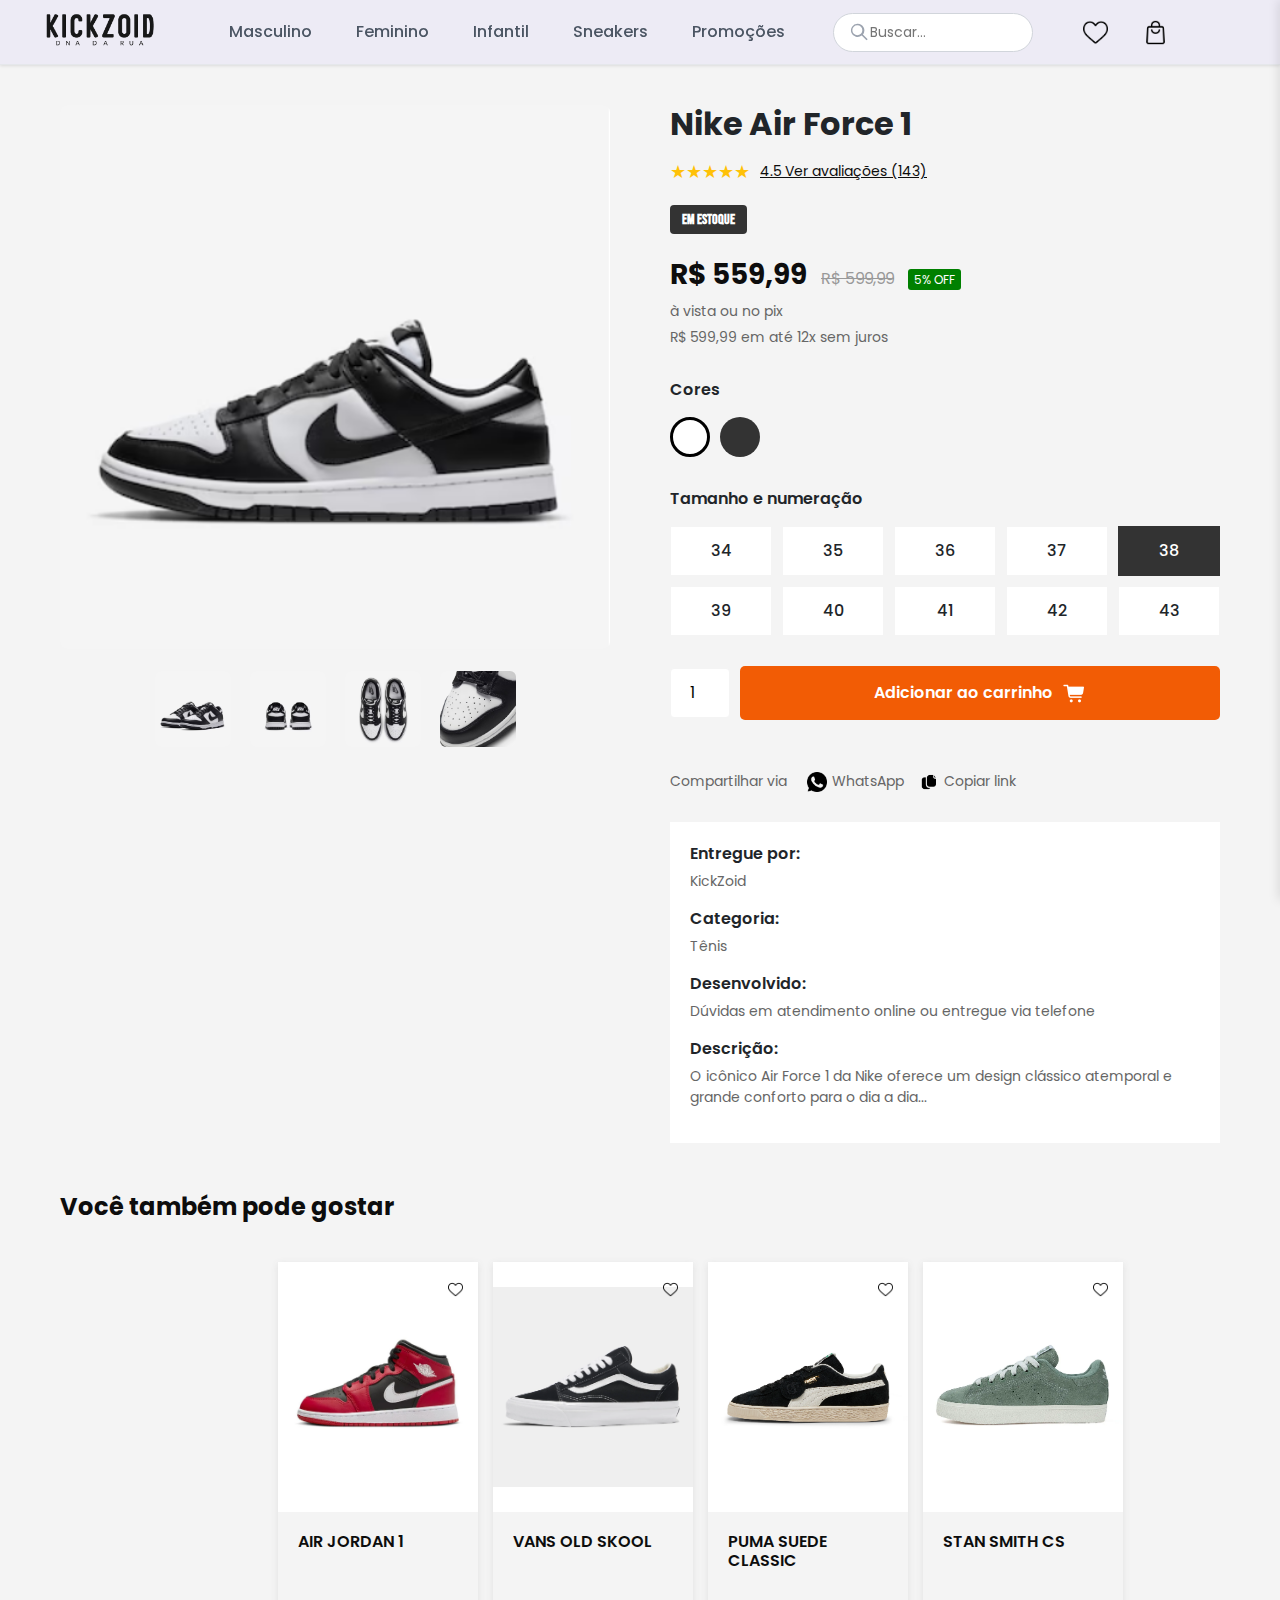
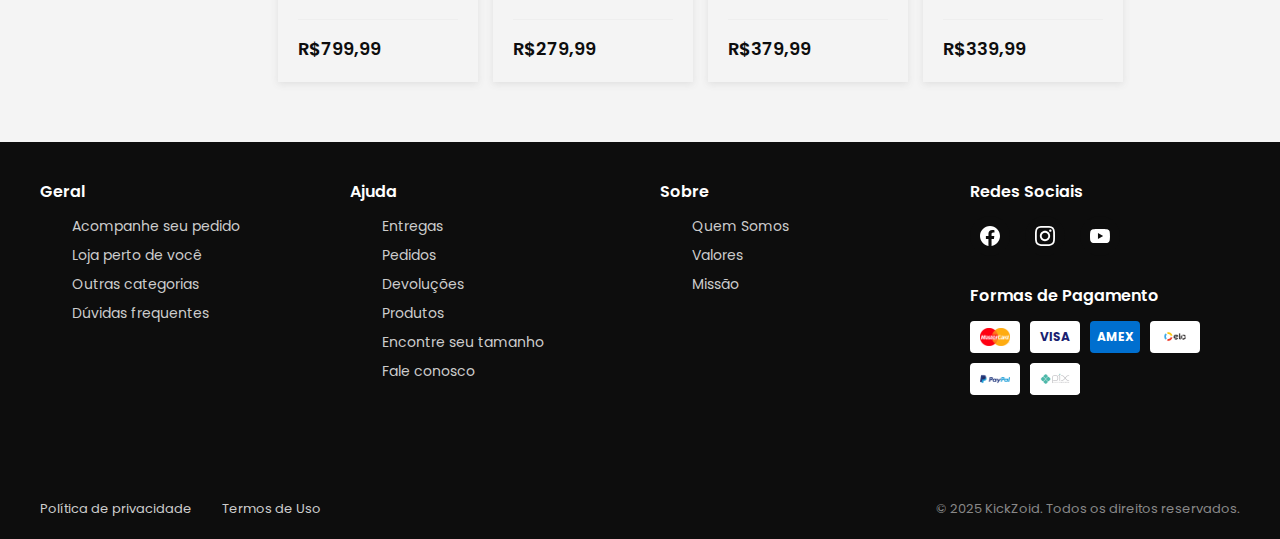
<file: paginadeproduto.html>
<!DOCTYPE html>
<html lang="pt-br">
  <head>
    <meta charset="UTF-8" />
    <meta name="viewport" content="width=device-width, initial-scale=1.0" />
    <!-- Google Fonts - Poppins -->
    <link rel="preconnect" href="https://fonts.googleapis.com" />
    <link rel="preconnect" href="https://fonts.gstatic.com" crossorigin />
    <link
      href="https://fonts.googleapis.com/css2?family=Poppins:ital,wght@0,100;0,200;0,300;0,400;0,500;0,600;0,700;0,800;0,900;1,100;1,200;1,300;1,400;1,500;1,600;1,700;1,800;1,900&display=swap"
      rel="stylesheet"
    />

    <!-- Google Fonts - Bebas Neue -->
    <link rel="preconnect" href="https://fonts.googleapis.com" />
    <link rel="preconnect" href="https://fonts.gstatic.com" crossorigin />
    <link
      href="https://fonts.googleapis.com/css2?family=Bebas+Neue&display=swap"
      rel="stylesheet"
    />

    <!-- Bootstrap CSS -->
    <link
      href="https://cdn.jsdelivr.net/npm/bootstrap@5.3.2/dist/css/bootstrap.min.css"
      rel="stylesheet"
    />
    <link rel="stylesheet" href="Styles/style.css" />
    <link rel="stylesheet" href="Styles/paginaproduto.css" />
    <title>Kickzoid - DNA das ruas</title>
  </head>
  <body>
    <!-- <div class="promo-bar">
        Promoção Sneakers exclusivos com até 50% OFF - desde os clássicos atemporais até os lançamentos mais hypados ✓
    </div> -->
    <header>
      <div class="header-container">
        <!-- Barra superior com logo e ações -->
        <div class="top-bar">
          <!-- Logo à esquerda -->
          <a href="index.html" class="logo">
            <img src="Imagens/Kickzoid logo.png" alt="Logo" />
          </a>

          <!-- Links de navegação (desktop) -->
          <div class="nav-links">
            <a href="#">Masculino</a>
            <a href="#">Feminino</a>
            <a href="#">Infantil</a>
            <a href="#">Sneakers</a>
            <a href="#">Promoções</a>

            <!-- Campo de busca desktop -->
            <div class="desktop-search">
              <div class="search-wrapper">
                <input
                  type="search"
                  placeholder="Buscar..."
                  class="search-input"
                />
                <div class="search-icon">
                  <svg xmlns="http://www.w3.org/2000/svg" viewBox="0 0 24 24">
                    <path
                      d="M10 2a8 8 0 105.293 14.293l5.707 5.707 1.414-1.414-5.707-5.707A8 8 0 0010 2zm0 2a6 6 0 110 12A6 6 0 0110 4z"
                    />
                  </svg>
                </div>
              </div>
            </div>
          </div>

          <!-- Ações à direita -->
          <div class="header-actions">
            <!-- Ícone de coração -->
            <button class="icon-button" title="Favoritos">
              <img src="Imagens/heart.png" alt="Logo" class="tamanhoicone" />
            </button>

            <!-- Ícone de bolsa -->
            <button class="icon-button" title="Carrinho">
              <img src="Imagens/bag.png" alt="Logo" class="tamanhoicone" />
            </button>

            <!-- Menu hambúrguer (mobile) -->
            <button class="icon-button hamburger-button">
              <div class="hamburger-menu">
                <div class="hamburger-line"></div>
                <div class="hamburger-line"></div>
                <div class="hamburger-line"></div>
              </div>
            </button>
          </div>
        </div>

        <!-- Campo de busca mobile -->
        <div class="search-container">
          <div class="search-wrapper">
            <input type="search" placeholder="Buscar" class="search-input" />
            <div class="search-icon">
              <svg xmlns="http://www.w3.org/2000/svg" viewBox="0 0 24 24">
                <path
                  d="M10 2a8 8 0 105.293 14.293l5.707 5.707 1.414-1.414-5.707-5.707A8 8 0 0010 2zm0 2a6 6 0 110 12A6 6 0 0110 4z"
                />
              </svg>
            </div>
          </div>
        </div>
      </div>
    </header>

    <!-- Overlay do sidebar -->
    <div class="sidebar-overlay"></div>

    <!-- Menu lateral -->
    <div class="sidebar-menu">
      <div class="sidebar-header">
        <div class="sidebar-logo">
          <img src="Imagens/Kickzoid logo.png" alt="Logo" />
        </div>
        <button class="close-button">
          <svg
            xmlns="http://www.w3.org/2000/svg"
            width="20"
            height="20"
            viewBox="0 0 24 24"
            fill="none"
            stroke="currentColor"
            stroke-width="2"
          >
            <line x1="18" y1="6" x2="6" y2="18"></line>
            <line x1="6" y1="6" x2="18" y2="18"></line>
          </svg>
        </button>
      </div>
      <nav class="sidebar-nav">
        <a href="#">Masculino</a>
        <a href="#">Feminino</a>
        <a href="#">Infantil</a>
        <a href="#">Sneakers</a>
        <a href="#">Promoções</a>
      </nav>

      <nav class="sidebar-nav-little">
        <a href="#">Minha conta</a>
        <a href="#">Pedidos</a>
        <a href="#">Ajuda</a>
      </nav>
    </div>

    <!-- Main Content -->
    <main class="product-container">
      <!-- Product Images -->
      <div class="product-images">
        <div class="main-image">
          <img
            id="mainImage"
            src="Imagens/nike air force original position.png"
            alt="Nike Air Force 1"
          />
        </div>

        <!-- Desktop Thumbnails -->
        <div class="thumbnail-gallery">
          <div class="thumbnail active" onclick="changeImage(0)">
            <img src="Imagens/nike air force par.png" alt="Thumbnail 1" />
          </div>
          <div class="thumbnail" onclick="changeImage(1)">
            <img src="Imagens/nike air force de costas.png" alt="Thumbnail 2" />
          </div>
          <div class="thumbnail" onclick="changeImage(2)">
            <img src="Imagens/nike air force de cima.png" alt="Thumbnail 3" />
          </div>
          <div class="thumbnail" onclick="changeImage(3)">
            <img src="Imagens/nike air force perto.png" alt="Thumbnail 4" />
          </div>
        </div>

        <!-- Mobile Indicators -->
        <!-- <div class="carousel-indicators">
          <div class="indicator active"></div>
          <div class="indicator"></div>
          <div class="indicator"></div>
          <div class="indicator"></div>
        </div> -->
      </div>

      <!-- Product Info -->
      <div class="product-info">
        <h1>Nike Air Force 1</h1>

        <div class="rating">
          <div class="stars">★★★★★</div>
          <span class="rating-text">4.5 Ver avaliações (143)</span>
        </div>

        <div class="stock-badge">EM ESTOQUE</div>

        <div class="price-section">
          <div>
            <span class="current-price">R$ 559,99</span>
            <span class="old-price">R$ 599,99</span>
            <span class="discount-badge">5% OFF</span>
          </div>
          <div class="installments">à vista ou no pix</div>
          <div class="installments">R$ 599,99 em até 12x sem juros</div>
        </div>

        <div class="color-section">
          <div class="section-title">Cores</div>
          <div class="color-options">
            <div class="color-option color-white active"></div>
            <div class="color-option color-black"></div>
          </div>
        </div>

        <div class="size-section">
          <div class="section-title">Tamanho e numeração</div>
          <div class="size-grid">
            <div class="size-option">34</div>
            <div class="size-option">35</div>
            <div class="size-option">36</div>
            <div class="size-option">37</div>
            <div class="size-option active">38</div>
            <div class="size-option">39</div>
            <div class="size-option">40</div>
            <div class="size-option">41</div>
            <div class="size-option">42</div>
            <div class="size-option">43</div>
          </div>
        </div>

        <div class="add-to-cart-section">
          <input type="number" value="1" min="1" class="quantity-selector" />
          <button class="add-to-cart-btn">
            Adicionar ao carrinho
            <img src="Imagens/icons8-carrinho-48.png" alt="" />
          </button>
        </div>

        <div class="share-section">
          <span class="share-text">Compartilhar via</span>
          <div class="share-options">
            <a href="#" class="share-btn"
              ><img src="Imagens/whatsapp.png" alt="" /> WhatsApp</a
            >
            <a href="#" class="share-btn"
              ><img src="Imagens/copiar-e-colar.png " alt="" /> Copiar link</a
            >
          </div>
        </div>

        <!-- Mobile Product Details -->
        <div class="product-details-mobile">
          <div class="detail-item">
            <div class="detail-label">Entregue por:</div>
            <div class="detail-value">KickZoid</div>
          </div>
          <div class="detail-item">
            <div class="detail-label">Categoria:</div>
            <div class="detail-value">Tênis</div>
          </div>
          <div class="detail-item">
            <div class="detail-label">Desenvolvido:</div>
            <div class="detail-value">
              Dúvidas em atendimento online ou entregue via telefone
            </div>
          </div>
          <div class="detail-item">
            <div class="detail-label">Descrição:</div>
            <div class="detail-value">
              O icônico Air Force 1 da Nike oferece um design clássico atemporal
              e grande conforto para o dia a dia...
            </div>
          </div>
        </div>
      </div>
    </main>

    <!-- Produtos relacionados -->
    <section class="related-products">
      <div class="related-container">
        <h2 class="related-title">Você também pode gostar</h2>
        <div class="product-row">
          <div class="product-card">
            <div class="product-tumb">
              <span class="heart-icon"
                ><img src="Imagens/heart.png" alt="icone de coração"
              /></span>
              <img src="Imagens/air jordan 1.png" alt="" />
            </div>
            <div class="product-details">
              <span class="product-catagory">Air Jordan 1</span>
              <div class="product-bottom-details">
                <div class="product-price">R$799,99</div>
                <div class="product-links"></div>
              </div>
            </div>
          </div>

          <!-- Cópia 2 -->
          <div class="product-card">
            <div class="product-tumb">
              <span class="heart-icon"
                ><img src="Imagens/heart.png" alt="icone de coração"
              /></span>
              <img src="Imagens/tenis vans.png" alt="" />
            </div>
            <div class="product-details">
              <span class="product-catagory">Vans Old Skool</span>
              <div class="product-bottom-details">
                <div class="product-price">R$279,99</div>
                <div class="product-links"></div>
              </div>
            </div>
          </div>

          <!-- Cópia 3 -->
          <div class="product-card">
            <div class="product-tumb">
              <span class="heart-icon"
                ><img src="Imagens/heart.png" alt="icone de coração"
              /></span>
              <img src="Imagens/tenis puma.png" alt="" />
            </div>
            <div class="product-details">
              <span class="product-catagory">Puma Suede Classic</span>
              <div class="product-bottom-details">
                <div class="product-price">R$379,99</div>
                <div class="product-links"></div>
              </div>
            </div>
          </div>

          <!-- Cópia 4 -->
          <div class="product-card">
            <div class="product-tumb">
              <span class="heart-icon"
                ><img src="Imagens/heart.png" alt="icone de coração"
              /></span>
              <img src="Imagens/tenis adidas.png" alt="" />
            </div>
            <div class="product-details">
              <span class="product-catagory">Stan Smith Cs</span>
              <div class="product-bottom-details">
                <div class="product-price">R$339,99</div>
                <div class="product-links"></div>
              </div>
            </div>
          </div>
        </div>
      </div>
    </section>

    <!-- Footer -->
    <footer class="footer">
      <div class="footer-content">
        <!-- Desktop Layout -->
        <div class="footer-section geral-section">
          <h3>Geral</h3>
          <ul class="footer-links">
            <li><a href="#">Acompanhe seu pedido</a></li>
            <li><a href="#">Loja perto de você</a></li>
            <li><a href="#">Outras categorias</a></li>
            <li><a href="#">Dúvidas frequentes</a></li>
          </ul>
        </div>

        <div class="footer-section dropdown ajuda-dropdown">
          <button class="dropdown-header" onclick="toggleDropdown(this)">
            Ajuda
            <span class="dropdown-icon">▼</span>
          </button>
          <div class="dropdown-content">
            <ul class="footer-links">
              <li><a href="#">Entregas</a></li>
              <li><a href="#">Pedidos</a></li>
              <li><a href="#">Devoluções</a></li>
              <li><a href="#">Produtos</a></li>
              <li><a href="#">Encontre seu tamanho</a></li>
              <li><a href="#">Fale conosco</a></li>
            </ul>
          </div>
        </div>

        <div class="footer-section dropdown sobre-dropdown">
          <button class="dropdown-header" onclick="toggleDropdown(this)">
            Sobre
            <span class="dropdown-icon">▼</span>
          </button>
          <div class="dropdown-content">
            <ul class="footer-links">
              <li><a href="#">Quem Somos</a></li>
              <li><a href="#">Valores</a></li>
              <li><a href="#">Missão</a></li>
            </ul>
          </div>
        </div>

        <!-- Mobile Dropdown Layout -->
        <div class="footer-section dropdown">
          <ul class="footer-links">
            <li><a href="#">Acompanhe seu pedido</a></li>
            <li><a href="#">Loja perto de você</a></li>
            <li><a href="#">Outras categorias</a></li>
            <li><a href="#">Dúvidas frequentes</a></li>
          </ul>
        </div>

        <div class="footer-section desktop-section">
          <h3>Ajuda</h3>
          <ul class="footer-links">
            <li><a href="#">Entregas</a></li>
            <li><a href="#">Pedidos</a></li>
            <li><a href="#">Devoluções</a></li>
            <li><a href="#">Produtos</a></li>
            <li><a href="#">Encontre seu tamanho</a></li>
            <li><a href="#">Fale conosco</a></li>
          </ul>
        </div>

        <div class="footer-section desktop-section">
          <h3>Sobre</h3>
          <ul class="footer-links">
            <li><a href="#">Quem Somos</a></li>
            <li><a href="#">Valores</a></li>
            <li><a href="#">Missão</a></li>
          </ul>
        </div>

        <div class="footer-section dropdown">
          <button class="dropdown-header" onclick="toggleDropdown(this)">
            Ajuda
            <span class="dropdown-icon">▼</span>
          </button>
          <div class="dropdown-content">
            <ul class="footer-links">
              <li><a href="#">Entregas</a></li>
              <li><a href="#">Pedidos</a></li>
              <li><a href="#">Devoluções</a></li>
              <li><a href="#">Produtos</a></li>
              <li><a href="#">Encontre seu tamanho</a></li>
              <li><a href="#">Fale conosco</a></li>
            </ul>
          </div>
        </div>

        <div class="footer-section dropdown">
          <button class="dropdown-header" onclick="toggleDropdown(this)">
            Sobre
            <span class="dropdown-icon">▼</span>
          </button>
          <div class="dropdown-content">
            <ul class="footer-links">
              <li><a href="#">Quem Somos</a></li>
              <li><a href="#">Valores</a></li>
              <li><a href="#">Missão</a></li>
            </ul>
          </div>
        </div>

        <div class="footer-section">
          <h3>Redes Sociais</h3>
          <div class="social-icons">
            <a href="#" class="social-icon">
              <svg viewBox="0 0 24 24">
                <path
                  d="M24 12.073c0-6.627-5.373-12-12-12s-12 5.373-12 12c0 5.99 4.388 10.954 10.125 11.854v-8.385H7.078v-3.47h3.047V9.43c0-3.007 1.792-4.669 4.533-4.669 1.312 0 2.686.235 2.686.235v2.953H15.83c-1.491 0-1.956.925-1.956 1.874v2.25h3.328l-.532 3.47h-2.796v8.385C19.612 23.027 24 18.062 24 12.073z"
                />
              </svg>
            </a>
            <a href="#" class="social-icon">
              <svg viewBox="0 0 24 24">
                <path
                  d="M12 2.163c3.204 0 3.584.012 4.85.07 3.252.148 4.771 1.691 4.919 4.919.058 1.265.069 1.645.069 4.849 0 3.205-.012 3.584-.069 4.849-.149 3.225-1.664 4.771-4.919 4.919-1.266.058-1.644.07-4.85.07-3.204 0-3.584-.012-4.849-.07-3.26-.149-4.771-1.699-4.919-4.92-.058-1.265-.07-1.644-.07-4.849 0-3.204.013-3.583.07-4.849.149-3.227 1.664-4.771 4.919-4.919 1.266-.057 1.645-.069 4.849-.069zm0-2.163c-3.259 0-3.667.014-4.947.072-4.358.2-6.78 2.618-6.98 6.98-.059 1.281-.073 1.689-.073 4.948 0 3.259.014 3.668.072 4.948.2 4.358 2.618 6.78 6.98 6.98 1.281.058 1.689.072 4.948.072 3.259 0 3.668-.014 4.948-.072 4.354-.2 6.782-2.618 6.979-6.98.059-1.28.073-1.689.073-4.948 0-3.259-.014-3.667-.072-4.947-.196-4.354-2.617-6.78-6.979-6.98-1.281-.059-1.69-.073-4.949-.073zm0 5.838c-3.403 0-6.162 2.759-6.162 6.162s2.759 6.163 6.162 6.163 6.162-2.759 6.162-6.163c0-3.403-2.759-6.162-6.162-6.162zm0 10.162c-2.209 0-4-1.79-4-4 0-2.209 1.791-4 4-4s4 1.791 4 4c0 2.21-1.791 4-4 4zm6.406-11.845c-.796 0-1.441.645-1.441 1.44s.645 1.44 1.441 1.44c.795 0 1.439-.645 1.439-1.44s-.644-1.44-1.439-1.44z"
                />
              </svg>
            </a>
            <a href="#" class="social-icon">
              <svg viewBox="0 0 24 24">
                <path
                  d="M23.498 6.186a3.016 3.016 0 0 0-2.122-2.136C19.505 3.545 12 3.545 12 3.545s-7.505 0-9.377.505A3.017 3.017 0 0 0 .502 6.186C0 8.07 0 12 0 12s0 3.93.502 5.814a3.016 3.016 0 0 0 2.122 2.136c1.871.505 9.376.505 9.376.505s7.505 0 9.377-.505a3.015 3.015 0 0 0 2.122-2.136C24 15.93 24 12 24 12s0-3.93-.502-5.814zM9.545 15.568V8.432L15.818 12l-6.273 3.568z"
                />
              </svg>
            </a>
          </div>

          <h3 style="margin-top: 30px">Formas de Pagamento</h3>
          <div class="payment-methods">
            <div class="payment-icon mastercard">
              <img src="Imagens/mastercard.png" alt="mastercard" />
            </div>
            <div class="payment-icon visa">VISA</div>
            <div class="payment-icon amex">AMEX</div>
            <div class="payment-icon elo">
              <img src="Imagens/elo.png" alt="elo" />
            </div>
            <div class="payment-icon paypal">
              <img src="Imagens/paypal.png" alt="paypal" />
            </div>
            <div class="payment-icon pix">
              <img src="Imagens/pix img.png" alt="" />
            </div>
          </div>
        </div>

        <div class="footer-bottom">
          <div class="footer-bottom-links">
            <a href="#">Política de privacidade</a>
            <a href="#">Termos de Uso</a>
          </div>
          <div class="copyright">
            © 2025 KickZoid. Todos os direitos reservados.
          </div>
        </div>
      </div>
    </footer>

    <script src="https://cdn.jsdelivr.net/npm/bootstrap@5.3.2/dist/js/bootstrap.bundle.min.js"></script>
    <script>
      const imagesByColor = {
        white: [
          "Imagens/nike air force par.png",
          "Imagens/nike air force de costas.png",
          "Imagens/nike air force de cima.png",
          "Imagens/nike air force perto.png",
        ],
        black: [
          // "Imagens/nike air force preto lateral.png",
          "Imagens/nike air force preto par.png",
          "Imagens/nike air force preto de costas.png",
          "Imagens/nike air force preto visto de cima.png",
          "Imagens/nike air force preto visto de perto.png",
        ],
      };

      let currentColor = "white";
      let currentImageIndex = 0;

      const hamburgerButton = document.querySelector(".hamburger-button");
      const hamburgerMenu = document.querySelector(".hamburger-menu");
      const sidebarOverlay = document.querySelector(".sidebar-overlay");
      const sidebarMenu = document.querySelector(".sidebar-menu");
      const closeButton = document.querySelector(".close-button");

      function openSidebar() {
        hamburgerMenu.classList.add("active");
        sidebarOverlay.classList.add("active");
        sidebarMenu.classList.add("active");
        document.body.style.overflow = "hidden";
      }

      function closeSidebar() {
        hamburgerMenu.classList.remove("active");
        sidebarOverlay.classList.remove("active");
        sidebarMenu.classList.remove("active");
        document.body.style.overflow = "";
      }

      hamburgerButton.addEventListener("click", openSidebar);
      closeButton.addEventListener("click", closeSidebar);
      sidebarOverlay.addEventListener("click", closeSidebar);

      // Fechar menu ao pressionar Escape
      document.addEventListener("keydown", (e) => {
        if (e.key === "Escape") {
          closeSidebar();
        }
      });

      // Fechar menu ao redimensionar para desktop
      window.addEventListener("resize", () => {
        if (window.innerWidth > 768) {
          closeSidebar();
        }
      });

      function changeImage(index) {
        const mainImage = document.getElementById("mainImage");
        const thumbnails = document.querySelectorAll(".thumbnail");
        const indicators = document.querySelectorAll(".indicator");

        // Atualiza a imagem principal
        mainImage.src = imagesByColor[currentColor][index];

        // Atualiza as thumbnails
        thumbnails.forEach((thumb, i) => {
          const img = thumb.querySelector("img");
          img.src = imagesByColor[currentColor][i];
          thumb.classList.remove("active");
        });

        // Atualiza indicadores
        indicators.forEach((indicator) => indicator.classList.remove("active"));

        // Adiciona classe active
        if (thumbnails[index]) thumbnails[index].classList.add("active");
        if (indicators[index]) indicators[index].classList.add("active");

        currentImageIndex = index;
      }

      function changeColor(color) {
        currentColor = color;

        // Atualiza imagem principal
        const mainImage = document.getElementById("mainImage");
        mainImage.src = imagesByColor[color][currentImageIndex];

        // Atualiza todas as thumbnails
        const thumbnails = document.querySelectorAll(".thumbnail");
        thumbnails.forEach((thumb, index) => {
          const img = thumb.querySelector("img");
          img.src = imagesByColor[color][index];
        });
      }

      // Event listeners para seleção de cores
      document.addEventListener("DOMContentLoaded", function () {
        // Color Selection
        document.querySelectorAll(".color-option").forEach((colorElement) => {
          colorElement.addEventListener("click", function () {
            // Remove active de todas as cores
            document
              .querySelectorAll(".color-option")
              .forEach((c) => c.classList.remove("active"));

            // Adiciona active na cor clicada
            this.classList.add("active");

            // Determina qual cor foi selecionada
            let selectedColor = "white";
            if (this.classList.contains("color-black")) {
              selectedColor = "black";
            }

            // Troca as imagens
            changeColor(selectedColor);
          });
        });

        // Size Selection (mantém funcionalidade existente)
        document.querySelectorAll(".size-option").forEach((size) => {
          size.addEventListener("click", function () {
            document
              .querySelectorAll(".size-option")
              .forEach((s) => s.classList.remove("active"));
            this.classList.add("active");
          });
        });

        // Mobile touch gestures (atualizado)
        let touchStartX = 0;
        let touchEndX = 0;

        document
          .querySelector(".main-image")
          ?.addEventListener("touchstart", function (e) {
            touchStartX = e.changedTouches[0].screenX;
          });

        document
          .querySelector(".main-image")
          ?.addEventListener("touchend", function (e) {
            touchEndX = e.changedTouches[0].screenX;
            handleGesture();
          });

        function handleGesture() {
          if (window.innerWidth <= 768) {
            const totalImages = imagesByColor[currentColor].length;

            if (touchEndX < touchStartX - 50) {
              currentImageIndex = (currentImageIndex + 1) % totalImages;
              changeImage(currentImageIndex);
            }
            if (touchEndX > touchStartX + 50) {
              currentImageIndex =
                (currentImageIndex - 1 + totalImages) % totalImages;
              changeImage(currentImageIndex);
            }
          }
        }
      });

      function toggleDropdown(button) {
        const dropdown = button.parentElement;
        const isActive = dropdown.classList.contains("active");

        // Close all dropdowns
        document.querySelectorAll(".dropdown").forEach((d) => {
          d.classList.remove("active");
        });

        // Open clicked dropdown if it wasn't already active
        if (!isActive) {
          dropdown.classList.add("active");
        }
      }

      // Close dropdowns when clicking outside
      document.addEventListener("click", function (event) {
        if (!event.target.closest(".dropdown")) {
          document.querySelectorAll(".dropdown").forEach((d) => {
            d.classList.remove("active");
          });
        }
      });
    </script>
  </body>
</html>
</file>
<file: Styles/style.css>
/* ===============================
   VARIÁVEIS DE CORES
   =============================== */
:root {
  --cor-navbar: #edebf5; /* fundo navbar */
  --cor-texto: #0d0d0d; /* textos principais */
  --cor-section: #f4f4f4; /* fundo sections */
  --cor-destaque: #f25c05; /* cor de destaque (links hover, etc) */
  --cor-fundo: #ffffff; /* fundo geral */
}

/* ALTERAÇÃO GERAL */
* {
  margin: 0;
  padding: 0;
  box-sizing: border-box;
}

body {
  font-family: "Poppins", sans-serif;
  background-color: #F4F4F4;

}

/* HEADER */
header {
  background-color: var(--cor-navbar);
  border-bottom: 1px solid #e5e7eb;
  position: sticky;
  top: 0;
  z-index: 1000;
  box-shadow: 0 1px 3px 0 rgba(0, 0, 0, 0.1);
}

.header-container {
  max-width: 1200px;
  margin: 0 auto;
  padding: 0 16px;
}

/* TOP BAR - Logo e Ações */
.top-bar {
  display: flex;
  justify-content: space-between;
  align-items: center;
  height: 64px;
  margin-right: 20px;
}

.logo {
  display: flex;
  align-items: center;
  gap: 8px;
  text-decoration: none;
  color: var(--cor-texto);
}

.logo img {
  height: 150px;
  width: auto;
}

.logo span {
  font-size: 1.25rem;
  font-weight: bold;
  color: var(--cor-texto);
}

.tamanhoicone {
  width: 25px;
  height: 25px;
}

.header-actions {
  display: flex;
  align-items: center;
  gap: 16px;
}

.icon-button {
  display: flex;
  align-items: center;
  justify-content: center;
  width: 40px;
  height: 40px;
  border: none;
  background: none;
  cursor: pointer;
  border-radius: 8px;
  transition: background-color 0.2s;
}

.icon-button svg {
  width: 20px;
  height: 20px;
  fill: #374151;
}

.hamburger-menu {
  display: none;
  flex-direction: column;
  gap: 3px;
  width: 24px;
}

.hamburger-line {
  width: 100%;
  height: 3px;
  background-color: var(--cor-texto);
  border-radius: 2px;
  transition: all 0.3s ease;
}

/* SEARCH BAR */
.search-container {
  padding: 0 16px 16px;
  display: none;
}

.search-wrapper {
  position: relative;
  width: 100%;
}

.search-input {
  width: 100%;
  padding: 5px 5px 5px 50px;
  border: 1px solid #d1d5db;
  border-radius: 100px;
  font-size: 16px;
  background-color: var(--cor-fundo);
  transition: all 0.2s;
}

.search-input:focus {
  outline: none;
  border-color: black;
  background-color: var(--cor-fundo);
  box-shadow: 0 0 0 3px rgba(59, 130, 246, 0.1);
}

.search-icon {
  position: absolute;
  left: 16px;
  top: 50%;
  transform: translateY(-50%);
  pointer-events: none;
}

.search-icon svg {
  width: 20px;
  height: 26px;
  fill: #9ca3af;
}

/* DESKTOP NAVIGATION */
.nav-links {
  display: flex;
  gap: 24px;
  align-items: center;
}

.nav-links a {
  text-decoration: none;
  color: #4b5563;
  font-weight: 500;
  padding: 8px 12px;
  border-radius: 6px;
  transition: all 0.2s;
}

.nav-links a:hover {
  color: var(--cor-destaque);
}

.desktop-search {
  position: relative;
  margin-left: 16px;
}

.desktop-search .search-input {
  width: 240px;
  padding: 8px 12px 8px 36px;
  font-size: 14px;
}

/* SIDEBAR MENU */
.sidebar-overlay {
  position: fixed;
  top: 0;
  left: 0;
  width: 100%;
  height: 100%;
  background-color: rgba(0, 0, 0, 0.5);
  z-index: 1001;
  opacity: 0;
  visibility: hidden;
  transition: all 0.3s ease;
}

.sidebar-overlay.active {
  opacity: 1;
  visibility: visible;
}

.sidebar-menu {
  position: fixed;
  top: 0;
  right: -300px;
  width: 300px;
  height: 100%;
  background-color: var(--cor-fundo);
  z-index: 1002;
  transition: right 0.3s ease;
  box-shadow: -2px 0 10px rgba(0, 0, 0, 0.1);
}

.sidebar-menu.active {
  right: 0;
}

.sidebar-header {
  display: flex;
  justify-content: space-between;
  align-items: center;
  padding: 16px 20px;
  border-bottom: 1px solid #e5e7eb;
}

.sidebar-logo {
  display: flex;
  align-items: center;
  gap: 8px;
  font-weight: bold;
  color: var(--cor-texto);
}

.sidebar-logo img {
  height: 150px;
  width: auto;
}

.close-button {
  display: flex;
  align-items: center;
  justify-content: center;
  width: 42px;
  height: 42px;
  border: none;
  background: none;
  cursor: pointer;
  border-radius: 4px;
}

.close-button:hover {
  background-color: #f3f4f6;
}

.sidebar-nav {
  padding: 20px;
}

.sidebar-nav a {
  display: block;
  text-decoration: none;
  color: #374151;
  padding: 12px 0;
  font-weight: 500;
  border-bottom: 1px solid #f3f4f6;
  transition: color 0.2s;
}

.sidebar-nav-little {
  padding: 20px;
}

.sidebar-nav-little a {
  display: block;
  text-decoration: none;
  font-weight: 200;
  color: #374151;
  padding: 12px 0;
  font-weight: 200;
  border-bottom: 1px solid #f3f4f6;
  transition: color 0.2s;
}

.sidebar-nav a:hover,
.sidebar-nav-little a:hover {
  color: var(--cor-destaque);
}

.sidebar-nav a:last-child {
  border-bottom: none;
}

/* CAROUSEL */
.carousel-indicators [data-bs-target] {
  width: 12px;
  height: 12px;
  border-radius: 50%;
  margin: 0 4px;
  background-color: rgba(255, 255, 255, 0.5);
  border: 2px solid transparent;
  opacity: 0.7;
  transition: all 0.3s ease;
}

.carousel-indicators .active {
  background-color: #fff;
  opacity: 1;
  transform: scale(1.2);
}

.carousel-indicators [data-bs-target]:hover {
  background-color: rgba(255, 255, 255, 0.8);
  opacity: 1;
}

/* Partes de roupas especificas */
.Prinpal-text {
  font-family: "Poppins", sans-serif;
  font-size: 1.8rem;
  font-weight: 600;
  color: var(--cor-texto);
  text-align: center;
  margin-top: 40px;
  margin-bottom: 20px;
}

.gallery-section {
  max-width: 1200px;
  margin: 0 auto;
}

/* DESKTOP LAYOUT */
.dot-container {
  display: flex;
  gap: 60px;
  justify-content: center;
  align-items: flex-start;
  flex-wrap: wrap;
  padding: 20px;
}

.dot-item {
  display: flex;
  flex-direction: column;
  align-items: center;
  text-decoration: none;
  transition: transform 0.3s ease;
}

.dot-item:hover {
  transform: translateY(-5px);
}

.dot {
  width: 150px;
  height: 150px;
  border-radius: 50%;
  background-color: var(--cor-fundo);
  border: 3px solid #e5e7eb;
  overflow: hidden;
  transition: all 0.3s ease;
  box-shadow: 0 4px 6px -1px rgba(0, 0, 0, 0.1);
  position: relative;
}

.dot:hover {
  border-color: var(--cor-fundo);
  box-shadow: 0 10px 15px -3px rgba(0, 0, 0, 0.1);
}

.dot img {
  width: 100%;
  height: 100%;
  object-fit: cover;
  transition: transform 0.3s ease;
}

.dot:hover img {
  transform: scale(1.05);
}

.dot-subtitle {
  font-size: 1rem;
  font-weight: 300;
  color: var(--cor-texto);
  text-align: left;
  margin-right: 60px;
  transform: rotate(-2deg);
  text-decoration: none;
}

.dot-item:hover .dot-subtitle {
  color: var(--cor-destaque);
}

/*Product card*/
.title-product {
  font-family: "Bebas Neue", sans-serif;
  font-size: 1.5rem;
  color: var(--cor-fundo);
  background-color: var(--cor-texto);
  text-align: center;
  margin-top: 40px;
  margin-bottom: 20px;
  margin-left: 200px;
  padding: 5px;
  width: 170px;
}

.linkMais {
  font-family: "Bebas Neue", sans-serif;
  font-size: 1.3rem;
  text-align: right;
  margin-left: 1200px;
  color: black;
}

/* Procut part SNK */
.gallery {
  margin-left: 200px;
  margin-top: 20px;
  width: 70%;
  display: grid;
  grid-template-columns: repeat(4, 1fr);
  gap: 16px;
}

/* cards */
.image-container {
  position: relative;
  box-shadow: 0 2px 5px #dfdfdf;
}

.image-container img {
  width: 100%;
  height: auto;
  border-radius: 5px;
  display: block;
}

.heart-icon {
  position: absolute;
  top: 15px;
  right: 15px;
}

.heart-icon img {
  width: 15px;
  height: 15px;
}

/* Cards com altura fixa */
.product-card {
  width: 250px;
  height: 420px;
  position: relative;
  box-shadow: 0 2px 7px #dfdfdf;
  display: flex;
  flex-direction: column;
  overflow: hidden;
}

.product-row {
  display: flex;
  flex-wrap: wrap;
  justify-content: center;
  gap: 20px;
  margin-right: 60px;
  align-items: stretch;
}

.product-row a{
  text-decoration: none;
}

.badge {
  position: absolute;
  left: 0;
  top: 15px;
  text-transform: uppercase;
  font-size: 13px;
  font-weight: 700;
  background: green;
  color: var(--cor-fundo);
  padding: 3px 10px;
  z-index: 2;
}

/* Container da imagem com altura fixa */
.product-tumb {
  height: 250px;
  display: flex;
  align-items: center;
  justify-content: center;
  position: relative;
  overflow: hidden;
  background: var(--cor-fundo);
}

.product-tumb img {
  max-width: 100%;
  max-height: 100%;
  object-fit: contain;
}

/* Detalhes do produto com altura fixa */
.product-details {
  flex: 1;
  padding: 20px;
  display: flex;
  flex-direction: column;
  justify-content: space-between;
}

.product-catagory {
  display: block;
  font-size: 1rem;
  font-weight: 600;
  text-transform: uppercase;
  color: var(--cor-texto);
  margin-bottom: 15px;
  text-decoration: none;
  line-height: 1.2;
  height: 2.4em;
  overflow: hidden;
}

.product-details p {
  font-size: 15px;
  line-height: 22px;
  margin-bottom: 18px;
  color: #999;
}

/* Bottom details sempre no final */
.product-bottom-details {
  border-top: 1px solid #eee;
  padding-top: 15px;
  margin-top: auto;
  display: flex;
  justify-content: space-between;
  align-items: flex-end;
}

.product-price {
  font-size: 18px;
  color: var(--cor-texto);
  font-weight: 600;
  flex: 1;
}

.product-price small {
  font-size: 80%;
  font-weight: 400;
  text-decoration: line-through;
  display: block;
  margin-bottom: 2px;
  color: #999;
}

.product-links {
  display: flex;
  align-items: flex-end;
}

.product-links img {
  width: 20px;
  height: 20px;
  transition: transform 0.3s ease;
}

.product-links img:hover {
  transform: scale(1.1);
}

/* Newsletter */
.newsletter {
  background-color: var(--cor-section);
  padding: 20px;
  border-radius: 8px;
  text-align: center;
  margin-top: 40px;
}

.newsletter-title {
  font-size: 1.1rem;
  font-weight: 200;
  color: var(--cor-texto);
  margin-bottom: 10px;
}

.btn-newsletter-button {
  background-color: var(--cor-destaque);
  color: var(--cor-fundo);
  border: none;
  margin-top: 10px;
  padding: 10px 20px;
  border-radius: 5px;
  font-family: "Bebas Neue", sans-serif;
  font-size: 1.2rem;
  cursor: pointer;
  transition: background-color 0.3s ease;
}

/* Footer */
.footer {
  background-color: var(--cor-texto);
  color: var(--cor-fundo);
  padding: 40px 20px 20px;
  font-size: 14px;
}

.footer-content {
  max-width: 1200px;
  margin: 0 auto;
}

.footer-section {
  margin-bottom: 30px;
}

.footer-section h3 {
  font-size: 16px;
  font-weight: 600;
  margin-bottom: 15px;
  color: var(--cor-fundo);
}

.footer-links {
  list-style: none;
}

.footer-links li {
  margin-bottom: 8px;
}

.footer-links a {
  color: #cccccc;
  text-decoration: none;
  transition: color 0.3s ease;
}

.footer-links a:hover {
  color: var(--cor-fundo);
}

.social-icons {
  display: flex;
  gap: 15px;
  margin-top: 15px;
}

.social-icon {
  width: 40px;
  height: 40px;
  background-color: var(--cor-texto);
  border-radius: 50%;
  display: flex;
  align-items: center;
  justify-content: center;
  transition: background-color 0.3s ease;
}

.social-icon:hover {
  background-color: #555;
}

.social-icon svg {
  width: 20px;
  height: 20px;
  fill: #ffffff;
}

.payment-methods {
  display: flex;
  flex-wrap: wrap;
  gap: 10px;
  margin-top: 15px;
}

.payment-icon {
  width: 50px;
  height: 32px;
  background-color: #fff;
  border-radius: 4px;
  display: flex;
  align-items: center;
  justify-content: center;
  font-size: 12px;
  font-weight: bold;
}

.mastercard {
  background: var(--cor-fundo);
}

.mastercard img {
  width: 30px;
  height: auto;
}

.visa {
  background: var(--cor-fundo);
  color: #1a1f71;
}

.amex {
  background: #006fcf;
  color: white;
}

.elo {
  background: var(--cor-fundo);
  color: #000;
}

.elo img {
  width: 30px;
  height: auto;
}

.payment-icon paypal {
  background: #cc0000;
  color: white;
}

.paypal img {
  width: 30px;
  height: auto;
}

.discover {
  background: #ff6000;
  color: white;
}

.pix {
  background: var(--cor-fundo);
  color: white;
}

.pix img {
  width: 50px;
  height: auto;
}

.footer-bottom {
  border-top: 1px solid var(--cor-texto);
  padding-top: 20px;
  margin-top: 30px;
  display: flex;
  justify-content: space-between;
  align-items: center;
  flex-wrap: wrap;
  gap: 20px;
}

.footer-bottom-links {
  display: flex;
  gap: 30px;
}

.footer-bottom-links a {
  color: #cccccc;
  text-decoration: none;
  font-size: 13px;
}

.footer-bottom-links a:hover {
  color: var(--cor-fundo);
}

.copyright {
  color: #888;
  font-size: 13px;
}

/* Mobile Dropdown Styles */
.dropdown {
  display: none;
}

.dropdown-header {
  background: none;
  border: none;
  color: var(--cor-fundo);
  font-size: 16px;
  font-weight: 600;
  padding: 15px 0;
  width: 100%;
  text-align: left;
  cursor: pointer;
  display: flex;
  justify-content: space-between;
  align-items: center;
  border-bottom: 1px solid #333;
}

.dropdown-header:hover {
  color: #cccccc;
}

.dropdown-icon {
  transition: transform 0.3s ease;
}

.dropdown.active .dropdown-icon {
  transform: rotate(180deg);
}

.dropdown-content {
  max-height: 0;
  overflow: hidden;
  transition: max-height 0.3s ease;
}

.dropdown.active .dropdown-content {
  max-height: 300px;
  padding: 15px 0;
}

/* ===============================
   MEDIA QUERIES - ORDENADAS CORRETAMENTE
   =============================== */

/* Notebooks e monitores pequenos (até 1366px) */
@media screen and (max-width: 1366px) {
  .header-container {
    max-width: 100%;
    padding: 0 25px;
  }

  .nav-links {
    gap: 20px;
  }

  .desktop-search .search-input {
    width: 200px;
  }

  .logo img {
    height: 150px;
    width: auto;
  }

  .linkMais {
    margin-left: 1080px;
    font-size: 1rem;
    margin-top: 10px;
  }

  .product-card {
    width: 200px;
    height: 420px;
  }

  .product-row {
    width: 40%;
    margin-left: 408px;
    display: grid;
    grid-template-columns: repeat(4, 1fr);
    gap: 15px;
  }
}

/* Laptops menores (até 1200px) */
@media screen and (max-width: 1200px) {
  .header-container {
    padding: 0 20px;
  }

  .nav-links {
    gap: 18px;
  }

  .nav-links a {
    font-size: 14px;
  }

  .desktop-search .search-input {
    width: 180px;
  }

  .logo img {
    height: 150px;
    width: auto;
  }
}

/* Laptops pequenos (até 1024px) */
@media screen and (max-width: 1024px) {
  .header-container {
    padding: 0 15px;
  }

  .top-bar {
    gap: 15px;
  }

  .nav-links {
    gap: 15px;
  }

  .nav-links a {
    font-size: 13px;
  }

  .desktop-search .search-input {
    width: 160px;
  }

  .logo img {
    height: 150px;
    width: auto;
  }
}

/* TABLET STYLES (1024px a 769px) */
@media (max-width: 1024px) and (min-width: 769px) {
  .nav-links {
    display: none;
  }

  .desktop-search {
    display: none;
  }

  .search-container {
    display: block;
    width: 50%;
    margin: auto;
    margin-top: -50px;
  }

  .hamburger-menu {
    display: flex;
  }

  .hamburger-menu.active .hamburger-line:nth-child(1) {
    transform: rotate(45deg) translate(5px, 5px);
  }

  .hamburger-menu.active .hamburger-line:nth-child(2) {
    opacity: 0;
  }

  .hamburger-menu.active .hamburger-line:nth-child(3) {
    transform: rotate(-45deg) translate(7px, -6px);
  }

  /* Carousel */
  /* .carousel-inner img {
    width: 100%;
    height: 420px;
  } */

  /* Dot container */
  .dot-container {
    display: flex;
    gap: 30px;
    justify-content: flex-start;
    align-items: flex-start;
    flex-wrap: nowrap;
    overflow-x: auto;
    overflow-y: hidden;
    margin: 0 -20px;
    padding-left: 80px;
    padding-right: 40px;
    scroll-behavior: smooth;
    -webkit-overflow-scrolling: touch;
    scrollbar-width: none;
    -ms-overflow-style: none;
  }

  .dot-container::-webkit-scrollbar {
    display: none;
  }

  .dot-item {
    flex-shrink: 0;
    min-width: 120px;
  }

  .dot {
    width: 120px;
    height: 120px;
  }

  .dot-subtitle {
    font-size: 1rem;
    font-weight: 300;
    color: var(--cor-texto);
    margin-right: 40px;
    transform: rotate(-2deg);
    text-decoration: none;
  }

  .Prinpal-text {
    font-size: 1.5rem;
    margin-bottom: 30px;
  }

  /* Product card */
  .title-product {
    margin-left: 60px;
    margin-top: 30px;
    font-size: 1.3rem;
    width: 140px;
    height: 35px;
  }

  .linkMais {
    margin-left: 600px;
    font-size: 1.1rem;
    margin-top: 10px;
  }

  .gallery {
    margin-left: 60px;
    width: 85%;
    display: grid;
    grid-template-columns: repeat(4, 1fr);
  }

  .product-card {
    width: 170px;
    height: 300px;
    margin: 0 auto;
  }

  .product-row {
    width: 80%;
    margin-left: 80px;
    display: grid;
    grid-template-columns: repeat(4, 1fr);
    gap: 15px;
  }

  .product-tumb {
    height: 220px;
  }

  .product-details {
    padding: 15px;
  }

  .product-bottom-details {
    padding-top: 10px;
  }

  .product-catagory {
    font-size: 1rem;
    height: auto;
  }
}

/* Monitores pequenos em modo compacto (até 900px) */
@media screen and (max-width: 900px) {
  .nav-links {
    gap: 12px;
  }

  .desktop-search .search-input {
    width: 140px;
    font-size: 13px;
  }

  .header-actions {
    gap: 12px;
  }
}

/* MOBILE STYLES (até 768px) */
@media (max-width: 768px) {
  .nav-links {
    display: none;
  }

  .desktop-search {
    display: none;
  }

  .search-container {
    display: block;
  }

  .hamburger-menu {
    display: flex;
  }

  .hamburger-menu.active .hamburger-line:nth-child(1) {
    transform: rotate(45deg) translate(5px, 5px);
  }

  .hamburger-menu.active .hamburger-line:nth-child(2) {
    opacity: 0;
  }

  .hamburger-menu.active .hamburger-line:nth-child(3) {
    transform: rotate(-45deg) translate(7px, -6px);
  }

  /* Carousel */
  /* .carousel-inner img {
    width: 100%;
    height: 420px;
  } */

  /* Dot container */
  .dot-container {
    display: flex;
    gap: 30px;
    justify-content: flex-start;
    align-items: flex-start;
    flex-wrap: nowrap;
    overflow-x: auto;
    overflow-y: hidden;
    margin: 0 -20px;
    padding-left: 60px;
    padding-right: 40px;
    scroll-behavior: smooth;
    -webkit-overflow-scrolling: touch;
    scrollbar-width: none;
    -ms-overflow-style: none;
  }

  .dot-container::-webkit-scrollbar {
    display: none;
  }

  .dot-item {
    flex-shrink: 0;
    min-width: 120px;
  }

  .dot {
    width: 120px;
    height: 120px;
  }

  .dot-subtitle {
    font-size: 1rem;
    font-weight: 300;
    color: var(--cor-texto);
    margin-right: 40px;
    transform: rotate(-2deg);
    text-decoration: none;
  }

  .Prinpal-text {
    font-size: 1.5rem;
    margin-bottom: 30px;
  }

  /* Efeito de fade nas bordas do scroll */
  .gallery-section::before,
  .gallery-section::after {
    content: "";
    position: absolute;
    top: 0;
    width: 20px;
    height: 100%;
    pointer-events: none;
    z-index: 10;
  }

  .gallery-section {
    position: relative;
  }

  .gallery-section::before {
    left: 0;
    background: linear-gradient(to right, #f9fafb, transparent);
  }

  .gallery-section::after {
    right: 0;
    background: linear-gradient(to left, #f9fafb, transparent);
  }

  /* Product card */
  .title-product {
    margin-left: 40px;
    margin-top: 30px;
    font-size: 1.1rem;
    width: 120px;
    height: 30px;
  }

  .linkMais {
    margin-left: 320px;
    font-size: 1rem;
    margin-top: 10px;
  }

  .gallery {
    margin-left: 40px;
    width: 80%;
    display: grid;
    grid-template-columns: repeat(2, 1fr);
  }

  .product-card {
    width: 160px;
    height: auto;
    margin: 0 auto;
  }

  .product-row {
    width: 80%;
    margin-left: 40px;
    display: grid;
    grid-template-columns: repeat(2, 1fr);
    gap: 15px;
  }

  .product-tumb {
    height: 200px;
  }

  .product-details {
    padding: 15px;
  }

  .product-bottom-details {
    padding-top: 10px;
  }

  .product-catagory {
    font-size: 0.9rem;
    height: auto;
  }

  /* Footer */
  .desktop-section:not(.sobre-section):not(.social-payment-section) {
    display: none;
  }
  
  .dropdown.ajuda-dropdown,
  .dropdown.sobre-dropdown {
    display: block;
  }
  
  .footer-section.geral-section,
  .footer-section.social-payment-section {
    display: block;
  }

  .footer-bottom {
    flex-direction: column;
    text-align: center;
  }

  .footer-bottom-links {
    flex-direction: column;
    gap: 15px;
  }
}

/* Desktop Layout para Footer */
@media (min-width: 768px) {
  .footer-content {
    display: grid;
    grid-template-columns: 1fr 1fr 1fr 1fr;
    gap: 40px;
  }

  .footer-section {
    margin-bottom: 0;
  }

  .footer-section.payment-section {
    grid-column: 4;
  }

  .footer-bottom {
    grid-column: 1 / -1;
    margin-top: 40px;
  }
  
  .dropdown {
    display: none;
  }
  
  .desktop-section {
    display: block;
  }
}

/* Animações para transições suaves */
.nav-links a,
.search-input,
.icon-button {
  transition: all 0.3s ease;
}

@keyframes slideLeft {
  0%,
  50% {
    transform: translateX(0);
  }
  25% {
    transform: translateX(-3px);
  }
}

@keyframes slideRight {
  0%,
  50% {
    transform: translateX(0);
  }
  75% {
    transform: translateX(3px);
  }
}
</file>
<file: Styles/paginaproduto.css>
:root {
  --primary-color: #f25c05;
  --text-color: #0d0d0d;
  --light-gray: #ffffff;
  --border-color: #f4f4f4;
  --rating-color: #ffc107;
}

/* Header */
.promo-bar {
  background-color: #333;
  color: white;
  padding: 8px 0;
  text-align: center;
  font-size: 12px;
}

.header {
  background: white;
  padding: 15px 20px;
  border-bottom: 1px solid var(--border-color);
}

.header-content {
  max-width: 1200px;
  margin: 0 auto;
  display: flex;
  justify-content: space-between;
  align-items: center;
}

.logo {
  font-size: 24px;
  font-weight: bold;
  color: var(--text-color);
  text-decoration: none;
}

.nav-menu {
  display: flex;
  gap: 30px;
  list-style: none;
}

.nav-menu a {
  color: var(--text-color);
  text-decoration: none;
  font-weight: 500;
}

.header-actions {
  display: flex;
  align-items: center;
  gap: 20px;
}

.search-box {
  display: flex;
  align-items: center;
  background: var(--light-gray);
  border-radius: 20px;
  padding: 8px 15px;
  min-width: 200px;
}

.search-box input {
  border: none;
  background: transparent;
  outline: none;
  flex: 1;
}

.icon {
  cursor: pointer;
  font-size: 20px;
}

/* Mobile Header */
.mobile-header {
  display: none;
  padding: 15px 20px;
  background: white;
  border-bottom: 1px solid var(--border-color);
}

.mobile-header-content {
  display: flex;
  justify-content: space-between;
  align-items: center;
}

.mobile-search {
  width: 100%;
  padding: 10px 15px;
  border: 1px solid var(--border-color);
  border-radius: 5px;
  margin-top: 10px;
}

/* Main Content */
.product-container {
  max-width: 1200px;
  margin: 40px auto;
  padding: 0 20px;
  display: grid;
  grid-template-columns: 1fr 1fr;
  gap: 60px;
  align-items: start;
}

/* Product Images */
.product-images {
  position: relative;
}

.main-image {
  width: 100%;
  border-radius: 10px;
  margin-bottom: 20px;
}

.main-image img {
  width: 100%;
  height: auto;
  display: block;
  border-radius: 7px;
}

.thumbnail-gallery {
  display: flex;
  gap: 15px;
  justify-content: center;
}

.thumbnail {
  width: 80px;
  height: 80px;
  border: 2px solid transparent;
  border-radius: 8px;
  cursor: pointer;
  overflow: hidden;
}

.thumbnail img {
  width: 100%;
  height: 100%;
  object-fit: cover;
}

.carousel-indicators {
  display: none;
  justify-content: center;
  gap: 8px;
  margin-top: 15px;
}

.indicator {
  width: 10px;
  height: 10px;
  border-radius: 50%;
  background: #ccc;
  cursor: pointer;
}

.indicator.active {
  background: #333;
}

/* Product Info */
.product-info h1 {
  font-size: 32px;
  margin-bottom: 15px;
  font-weight: bold;
}

.rating {
  display: flex;
  align-items: center;
  gap: 10px;
  margin-bottom: 20px;
}

.stars {
  color: var(--rating-color);
  font-size: 18px;
}

.rating-text {
  color: var(--text-color);
  font-size: 14px;
  text-decoration: underline;
}

.stock-badge {
  font-family: "Bebas Neue", sans-serif;
  background: #333;
  color: white;
  padding: 4px 12px;
  border-radius: 4px;
  font-size: 14px;
  font-weight: 600;
  display: inline-block;
  margin-bottom: 20px;
}

.price-section {
  margin-bottom: 30px;
}

.current-price {
  font-size: 28px;
  font-weight: bold;
  color: var(--text-color);
}

.installments {
  color: #666;
  font-size: 14px;
  margin-top: 5px;
}

.old-price {
  color: #999;
  text-decoration: line-through;
  font-size: 16px;
  margin-left: 10px;
}

.discount-badge {
  background: green;
  color: white;
  padding: 2px 6px;
  border-radius: 3px;
  font-size: 12px;
  margin-left: 10px;
}

/* Color Selection */
.color-section {
  margin-bottom: 30px;
}

.section-title {
  font-size: 16px;
  font-weight: 600;
  margin-bottom: 15px;
}

.color-options {
  display: flex;
  gap: 10px;
}

.color-option {
  width: 40px;
  height: 40px;
  border-radius: 50%;
  border: 3px solid transparent;
  cursor: pointer;
  position: relative;
}

.color-option.active {
  border-color: #333;
}

.color-white {
  background: white;
  border: 3px solid #ddd;
}

.color-black {
  background: #333;
}

.color-orange {
  background: #f25c05;
}

.color-brown{
  background: #D6C194;
}

.color-red {
  background: #ff0000;
}

.color-yellow {
  background: #ffeb3b;
}


.color-option.active {
  border-color: #000;
}

.color-option.disabled {
  cursor: not-allowed;
  pointer-events: none;
}

.color-option.disabled::after {
  content: "";
  position: absolute;
  top: 50%;
  left: 0;
  width: 110%;
  height: 2px;
  background-color: var(--text-color);
  transform: rotate(-45deg);
  transform-origin: center;
}

/* Size Selection */
.size-section {
  margin-bottom: 30px;
}

.size-grid {
  display: grid;
  grid-template-columns: repeat(5, 1fr);
  gap: 10px;
  margin-bottom: 15px;
}

.size-option {
  padding: 12px 16px;
  border: 1px solid var(--border-color);
  background: white;
  text-align: center;
  cursor: pointer;
  font-weight: 500;
  transition: all 0.3s ease;
}

.size-option:hover {
  border-color: #333;
}

.size-option.active {
  background: #333;
  color: white;
  border-color: #333;
}

.size-option.disabled {
  cursor: not-allowed;
  pointer-events: none;
  color: #ccc;
  border-color: #eee;
}

/* Add to Cart */
.add-to-cart-section {
  display: flex;
  gap: 10px;
  margin-bottom: 30px;
  align-items: center;
}

.quantity-selector {
  width: 60px;
  padding: 12px 8px;
  border: 1px solid var(--border-color);
  text-align: center;
  border-radius: 4px;
}

.add-to-cart-btn {
  flex: 1;
  background: var(--primary-color);
  color: white;
  border: none;
  padding: 15px 30px;
  border-radius: 5px;
  font-weight: 600;
  cursor: pointer;
  display: flex;
  align-items: center;
  justify-content: center;
  gap: 10px;
  font-size: 16px;
}

.add-to-cart-btn img {
  width: 24px;
  height: 24px;
}

.add-to-cart-btn:hover {
  background: #e55a00;
}

/* Share Section */
.share-section {
  display: flex;
  align-items: center;
  gap: 20px;
  padding-top: 20px;
  border-top: 1px solid var(--border-color);
}

.share-text {
  font-size: 14px;
  color: #666;
}

.share-options {
  display: flex;
  align-items: center;
  gap: 15px;
}

.share-btn {
  display: flex;
  align-items: center;
  gap: 5px;
  color: #666;
  text-decoration: none;
  font-size: 14px;
}

.share-btn img {
  width: 20px;
  height: 20px;
}

/* Product Details (Mobile) */
.product-details-mobile {
  /* display: none; */
  padding: 20px;
  background: var(--light-gray);
  margin-top: 30px;
}

.detail-item {
  margin-bottom: 15px;
}

.detail-label {
  font-weight: 600;
  margin-bottom: 5px;
}

.detail-value {
  color: #666;
  font-size: 14px;
}

/* Responsive */
@media (max-width: 768px) {
  .header {
    display: none;
  }

  .mobile-header {
    display: block;
  }

  .product-container {
    grid-template-columns: 1fr;
    gap: 30px;
    margin: 20px auto;
  }

  .product-info h1 {
    font-size: 24px;
  }

  .current-price {
    font-size: 24px;
  }

  .thumbnail-gallery {
    display: flex;
    overflow-x: auto;
    gap: 10px;
    padding-bottom: 10px;
    scroll-snap-type: x mandatory;
    -webkit-overflow-scrolling: touch;
  }

  .carousel-indicators {
    display: flex;
    margin-bottom: 35px;
  }

  .size-grid {
    grid-template-columns: repeat(3, 1fr);
  }

  .add-to-cart-section {
    flex-direction: column;
    gap: 15px;
  }

  .quantity-selector {
    width: 100%;
  }

  .add-to-cart-btn {
    width: 100%;
  }

  .share-section {
    flex-direction: column;
    align-items: flex-start;
    gap: 15px;
  }

  .product-details-mobile {
    display: block;
  }
}

/* Produtos Relacionados */
.related-products {
  padding: 60px 0;
  margin-top: -50px;
}

.related-container {
  max-width: 1200px;
  margin: 0 auto;
  padding: 0 20px;
}

.related-title {
  /* margin-left: 60px; */
  font-size: 24px;
  font-weight: 700;
  margin-bottom: 40px;
  color: var(--text-color);
}

.related-grid {
  display: grid;
  grid-template-columns: repeat(auto-fit, minmax(250px, 1fr));
  gap: 30px;
}

.related-card {
  background: white;
  border-radius: 12px;
  overflow: hidden;
  box-shadow: 0 4px 12px rgba(0, 0, 0, 0.1);
  transition: transform 0.3s ease, box-shadow 0.3s ease;
  cursor: pointer;
}

.related-card:hover {
  transform: translateY(-5px);
  box-shadow: 0 8px 25px rgba(0, 0, 0, 0.15);
}

.related-image {
  width: 100%;
  height: 200px;
  overflow: hidden;
  background: white;
  display: flex;
  align-items: center;
  justify-content: center;
  padding: 20px;
}

.related-image img {
  width: 100%;
  height: 100%;
  object-fit: contain;
}

.related-info {
  padding: 20px;
  text-align: left;
}

.related-name {
  font-size: 16px;
  font-weight: 600;
  margin-bottom: 8px;
  color: var(--text-color);
}

.related-price {
  font-size: 18px;
  font-weight: bold;
  color: var(--text-color);
}

.related-price::before {
  content: "R$ ";
}

/* Responsive for Related Products */
@media (max-width: 768px) {
  .related-products {
    padding: 40px 0;
    margin-top: -40px;
  }

  .related-title {
    font-size: 20px;
    margin-bottom: 25px;
    margin-left: 10px;
  }

  .related-grid {
    grid-template-columns: repeat(2, 1fr);
    gap: 20px;
  }

  .related-image {
    height: 150px;
    padding: 15px;
  }

  .related-info {
    padding: 15px;
  }

  .related-name {
    font-size: 14px;
  }

  .related-price {
    font-size: 16px;
  }
}

/* Responsive */
@media (max-width: 768px) {
  .header {
    display: none;
  }

  .mobile-header {
    display: block;
  }

  .product-container {
    grid-template-columns: 1fr;
    gap: 30px;
    margin: 20px auto;
  }

  .product-info h1 {
    font-size: 24px;
  }
}
</file>
